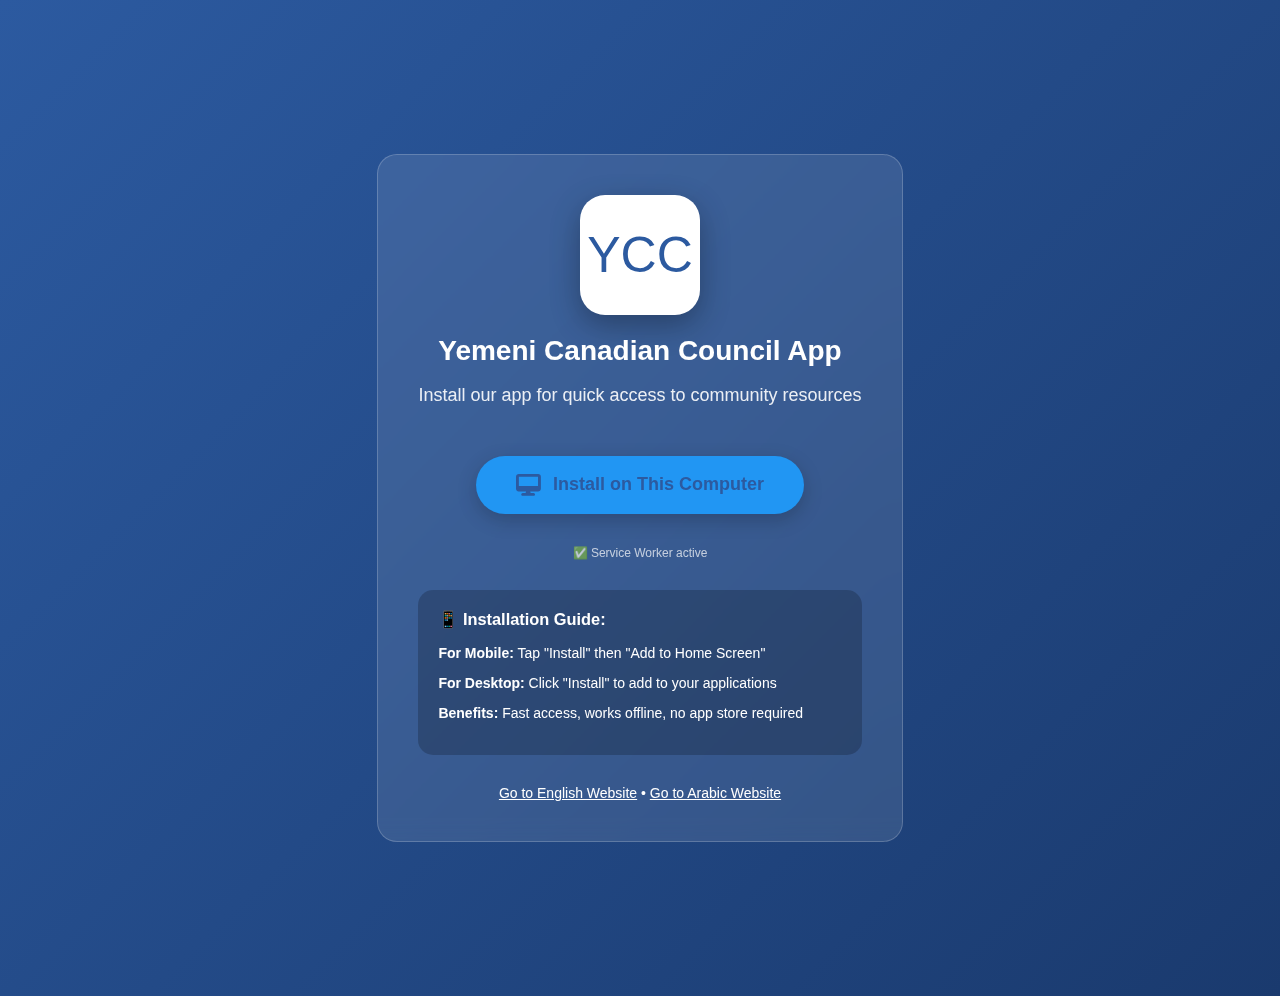
<file: install-app.html>
<!DOCTYPE html>
<html lang="en">
<head>
    <meta charset="UTF-8">
    <meta name="viewport" content="width=device-width, initial-scale=1.0">
    <meta name="theme-color" content="#2c5aa0">
    
    <!-- PWA Meta Tags -->
    <meta name="mobile-web-app-capable" content="yes">
    <meta name="apple-mobile-web-app-capable" content="yes">
    <meta name="apple-mobile-web-app-status-bar-style" content="black-translucent">
    <meta name="apple-mobile-web-app-title" content="YCC App">
    <meta name="application-name" content="YCC App">
    
    <!-- Manifest -->
    <link rel="manifest" href="manifest.json" crossorigin="use-credentials">
    
    <!-- Icons - ONE SET ONLY! -->
    <link rel="icon" href="icons/android/android-launchericon-192-192.png">
    <link rel="apple-touch-icon" href="icons/android/android-launchericon-192-192.png">
    <link rel="apple-touch-startup-image" href="icons/android/android-launchericon-512-512.png">
    
    <title>Install YCC App</title>
    
    <style>
        body {
            font-family: Arial, sans-serif;
            text-align: center;
            padding: 40px 20px;
            background: linear-gradient(135deg, #2c5aa0 0%, #1a3a6e 100%);
            color: white;
            min-height: 100vh;
            display: flex;
            flex-direction: column;
            justify-content: center;
            align-items: center;
        }
        
        .container {
            max-width: 500px;
            background: rgba(255, 255, 255, 0.1);
            padding: 40px;
            border-radius: 20px;
            backdrop-filter: blur(10px);
            border: 1px solid rgba(255, 255, 255, 0.2);
        }
        
        .app-icon {
            width: 120px;
            height: 120px;
            background: white;
            border-radius: 25px;
            margin: 0 auto 20px;
            display: flex;
            align-items: center;
            justify-content: center;
            font-size: 50px;
            color: #2c5aa0;
            box-shadow: 0 10px 30px rgba(0,0,0,0.3);
        }
        
        h1 {
            font-size: 28px;
            margin-bottom: 10px;
        }
        
        .subtitle {
            font-size: 18px;
            opacity: 0.9;
            margin-bottom: 30px;
        }
        
        #installBtn {
            background: white;
            color: #2c5aa0;
            border: none;
            padding: 18px 40px;
            font-size: 18px;
            border-radius: 30px;
            cursor: pointer;
            display: inline-flex;
            align-items: center;
            gap: 12px;
            font-weight: bold;
            margin: 20px 0;
            transition: all 0.3s ease;
            box-shadow: 0 6px 20px rgba(0,0,0,0.2);
        }
        
        #installBtn:hover {
            transform: translateY(-3px);
            box-shadow: 0 10px 25px rgba(0,0,0,0.3);
        }
        
        #installBtn i {
            font-size: 22px;
        }
        
        .instructions {
            margin-top: 30px;
            padding: 20px;
            background: rgba(0,0,0,0.2);
            border-radius: 15px;
            text-align: left;
            font-size: 14px;
        }
        
        .instructions h3 {
            margin-top: 0;
        }
        
        .back-link {
            margin-top: 30px;
            font-size: 14px;
        }
        
        .back-link a {
            color: white;
            text-decoration: underline;
        }
    </style>
    
    <link rel="stylesheet" href="https://cdnjs.cloudflare.com/ajax/libs/font-awesome/6.4.0/css/all.min.css">
</head>
<body>
    <div class="container">
        <div class="app-icon">
            YCC
        </div>
        
        <h1>Yemeni Canadian Council App</h1>
        <p class="subtitle">Install our app for quick access to community resources</p>
        
        <button id="installBtn">
            <i class="fas fa-download"></i>
            Install YCC App Now
        </button>
        
        <div id="status"></div>
        
        <div class="instructions">
            <h3>📱 Installation Guide:</h3>
            <p><strong>For Mobile:</strong> Tap "Install" then "Add to Home Screen"</p>
            <p><strong>For Desktop:</strong> Click "Install" to add to your applications</p>
            <p><strong>Benefits:</strong> Fast access, works offline, no app store required</p>
        </div>
        
        <div class="back-link">
            <a href="English/index.html">Go to English Website</a> • 
            <a href="Arabic/index.html">Go to Arabic Website</a>
        </div>
    </div>
    
    <script>
    let deferredPrompt;
    const installBtn = document.getElementById('installBtn');
    const statusDiv = document.getElementById('status');
    
    // ALWAYS show install button after 2 seconds
    setTimeout(() => {
        if (!deferredPrompt) {
            console.log('No install prompt received, showing button anyway');
            installBtn.style.display = 'inline-flex';
            installBtn.innerHTML = '<i class="fas fa-external-link-alt"></i> Try Manual Installation';
            installBtn.style.background = '#ff9800';
            
            installBtn.onclick = () => {
                // Try multiple installation methods
                tryManualInstall();
            };
        }
    }, 2000);
    
    // Show install prompt when available
    window.addEventListener('beforeinstallprompt', (e) => {
        console.log('✅ Install prompt received');
        e.preventDefault();
        deferredPrompt = e;
        
        // Show install button
        installBtn.style.display = 'inline-flex';
        installBtn.innerHTML = '<i class="fas fa-download"></i> Install YCC App Now';
        installBtn.style.background = 'white';
        statusDiv.innerHTML = '<p style="color:#4CAF50">✅ Ready to install!</p>';
        
        // Update button click handler
        installBtn.onclick = async () => {
            if (!deferredPrompt) return;
            
            deferredPrompt.prompt();
            const { outcome } = await deferredPrompt.userChoice;
            
            if (outcome === 'accepted') {
                showSuccess();
            } else {
                statusDiv.innerHTML = '<p style="color:#ff9800">Installation cancelled.</p>';
            }
            
            deferredPrompt = null;
        };
    });
    
    // Manual installation function
    function tryManualInstall() {
        statusDiv.innerHTML = `
            <div style="background:rgba(0,0,0,0.3);padding:15px;border-radius:10px;margin:15px 0;">
                <h4 style="margin-top:0;">📱 How to Install Manually:</h4>
                <ol style="text-align:left;">
                    <li><strong>For Chrome/Edge Desktop:</strong>
                        <ul>
                            <li>Click the <strong>install icon (📱)</strong> in address bar</li>
                            <li>Or click <strong>⋮ menu → "Install Yemeni Canadian Council"</strong></li>
                        </ul>
                    </li>
                    <li><strong>For Mobile:</strong>
                        <ul>
                            <li>Tap <strong>Share button (📤)</strong> → "Add to Home Screen"</li>
                            <li>Or tap <strong>⋮ menu → "Install App"</strong></li>
                        </ul>
                    </li>
                    <li><strong>Alternative:</strong> Visit <a href="English/index.html" style="color:#90caf9;">English website</a> and try installing from there</li>
                </ol>
                <button onclick="window.testInstall()" style="background:#4CAF50;color:white;border:none;padding:8px 15px;border-radius:5px;margin:5px;">
                    Test PWA Features
                </button>
            </div>
        `;
    }
    
    // Test function - make it global
    window.testInstall = function() {
        statusDiv.innerHTML += `
            <div style="background:rgba(255,255,255,0.1);padding:10px;border-radius:5px;margin:10px 0;font-size:12px;">
                <strong>PWA Test Results:</strong><br>
                HTTPS/localhost: ${location.protocol === 'https:' || location.hostname === 'localhost' ? '✅' : '❌'}<br>
                Service Worker: ${'serviceWorker' in navigator ? '✅' : '❌'}<br>
                Manifest: ${document.querySelector('link[rel="manifest"]') ? '✅' : '❌'}<br>
                Display Mode: ${window.matchMedia('(display-mode: standalone)').matches ? '✅ Already installed!' : '❌ Not installed'}
            </div>
        `;
    }
    
    // Success function
    function showSuccess() {
        statusDiv.innerHTML = `
            <div style="background:#4CAF50;color:white;padding:20px;border-radius:10px;margin:20px 0;">
                <h3 style="margin-top:0;">✅ App Installed Successfully!</h3>
                <p>Opening Yemeni Canadian Council app...</p>
            </div>
        `;
        installBtn.innerHTML = '<i class="fas fa-check"></i> Installed!';
        installBtn.style.background = '#4CAF50';
        installBtn.style.color = 'white';
        installBtn.disabled = true;
        
        setTimeout(() => {
            window.location.href = 'English/index.html';
        }, 2000);
    }
    
    // Check if already installed
    if (window.matchMedia('(display-mode: standalone)').matches) {
        statusDiv.innerHTML = `
            <div style="background:#4CAF50;color:white;padding:20px;border-radius:10px;margin:20px 0;">
                <h3 style="margin-top:0;">✅ App Already Installed!</h3>
                <p>Opening YCC app now...</p>
            </div>
        `;
        installBtn.style.display = 'none';
        
        setTimeout(() => {
            window.location.href = 'English/index.html';
        }, 1500);
    }
    
    // Register Service Worker
    if ('serviceWorker' in navigator) {
        window.addEventListener('load', () => {
            navigator.serviceWorker.register('service-worker.js')
                .then(reg => {
                    console.log('Service Worker registered:', reg.scope);
                    statusDiv.innerHTML += `<p style="font-size:12px;opacity:0.7;">✅ Service Worker active</p>`;
                })
                .catch(err => {
                    console.log('Service Worker error:', err);
                    statusDiv.innerHTML += `<p style="font-size:12px;color:#ff9800;">❌ Service Worker failed: ${err.message}</p>`;
                });
        });
    }



    // Add this to test local installation
function testLocalInstall() {
    console.log('🔧 Testing Local Installation');
    console.log('URL:', window.location.href);
    console.log('Protocol:', window.location.protocol);
    console.log('Hostname:', window.location.hostname);
    
    // Force show install button for local testing
    installBtn.style.display = 'inline-flex';
    
    // Create a fake install prompt for testing
    if (window.location.hostname === 'localhost' || 
        window.location.hostname === '127.0.0.1') {
        console.log('🔄 Running on localhost - showing manual install');
        
        installBtn.innerHTML = '<i class="fas fa-desktop"></i> Install on This Computer';
        installBtn.style.background = '#2196F3';
        
        installBtn.onclick = () => {
            statusDiv.innerHTML = `
                <div style="background:#2196F3;color:white;padding:15px;border-radius:10px;margin:15px 0;">
                    <h4 style="margin-top:0;">💻 Install on Your Computer:</h4>
                    <ol style="text-align:left;">
                        <li><strong>Chrome:</strong> Click ⋮ menu → "Install Yemeni Canadian Council"</li>
                        <li><strong>Edge:</strong> Click ⋮ menu → "Apps" → "Install this site as an app"</li>
                        <li><strong>Create shortcut:</strong> Drag the tab to your desktop</li>
                    </ol>
                </div>
            `;
        };
    }
}

// Call it on page load
window.addEventListener('load', testLocalInstall);
</script>

</body>
</html>
</file>
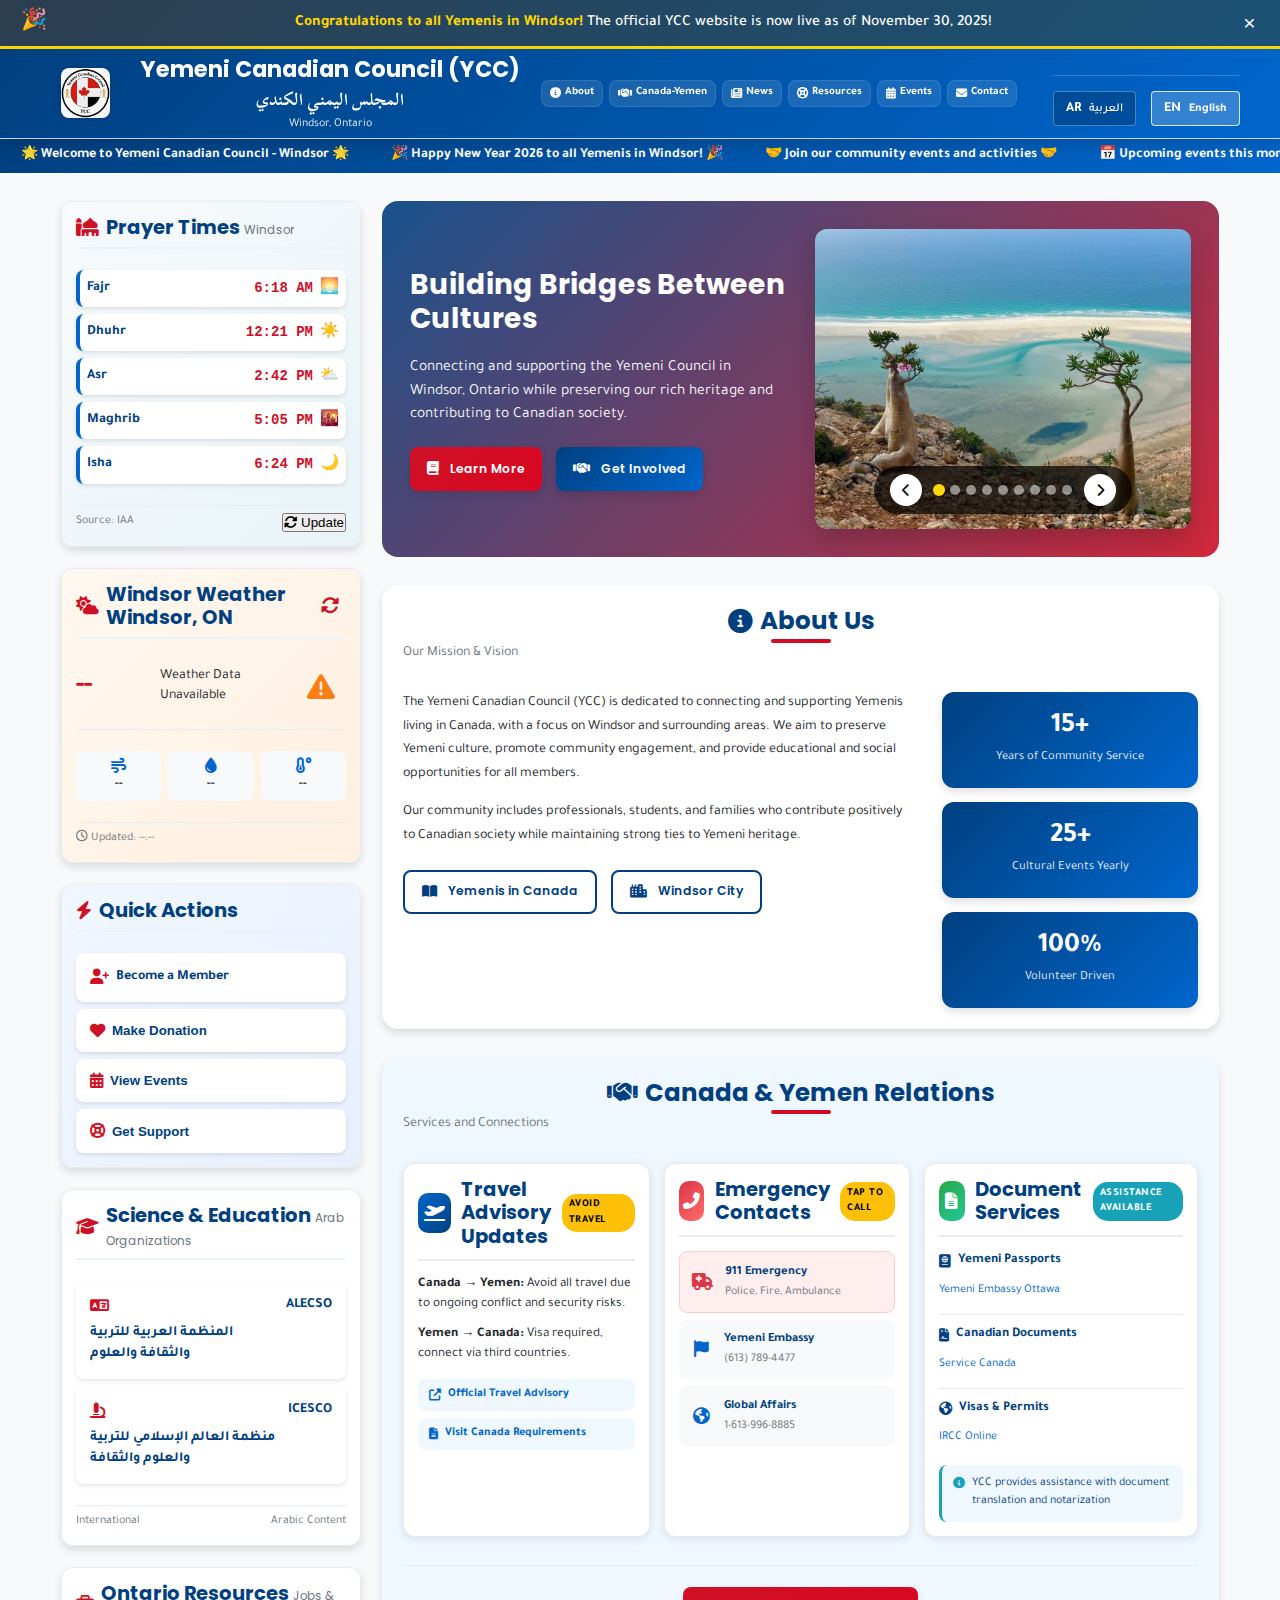
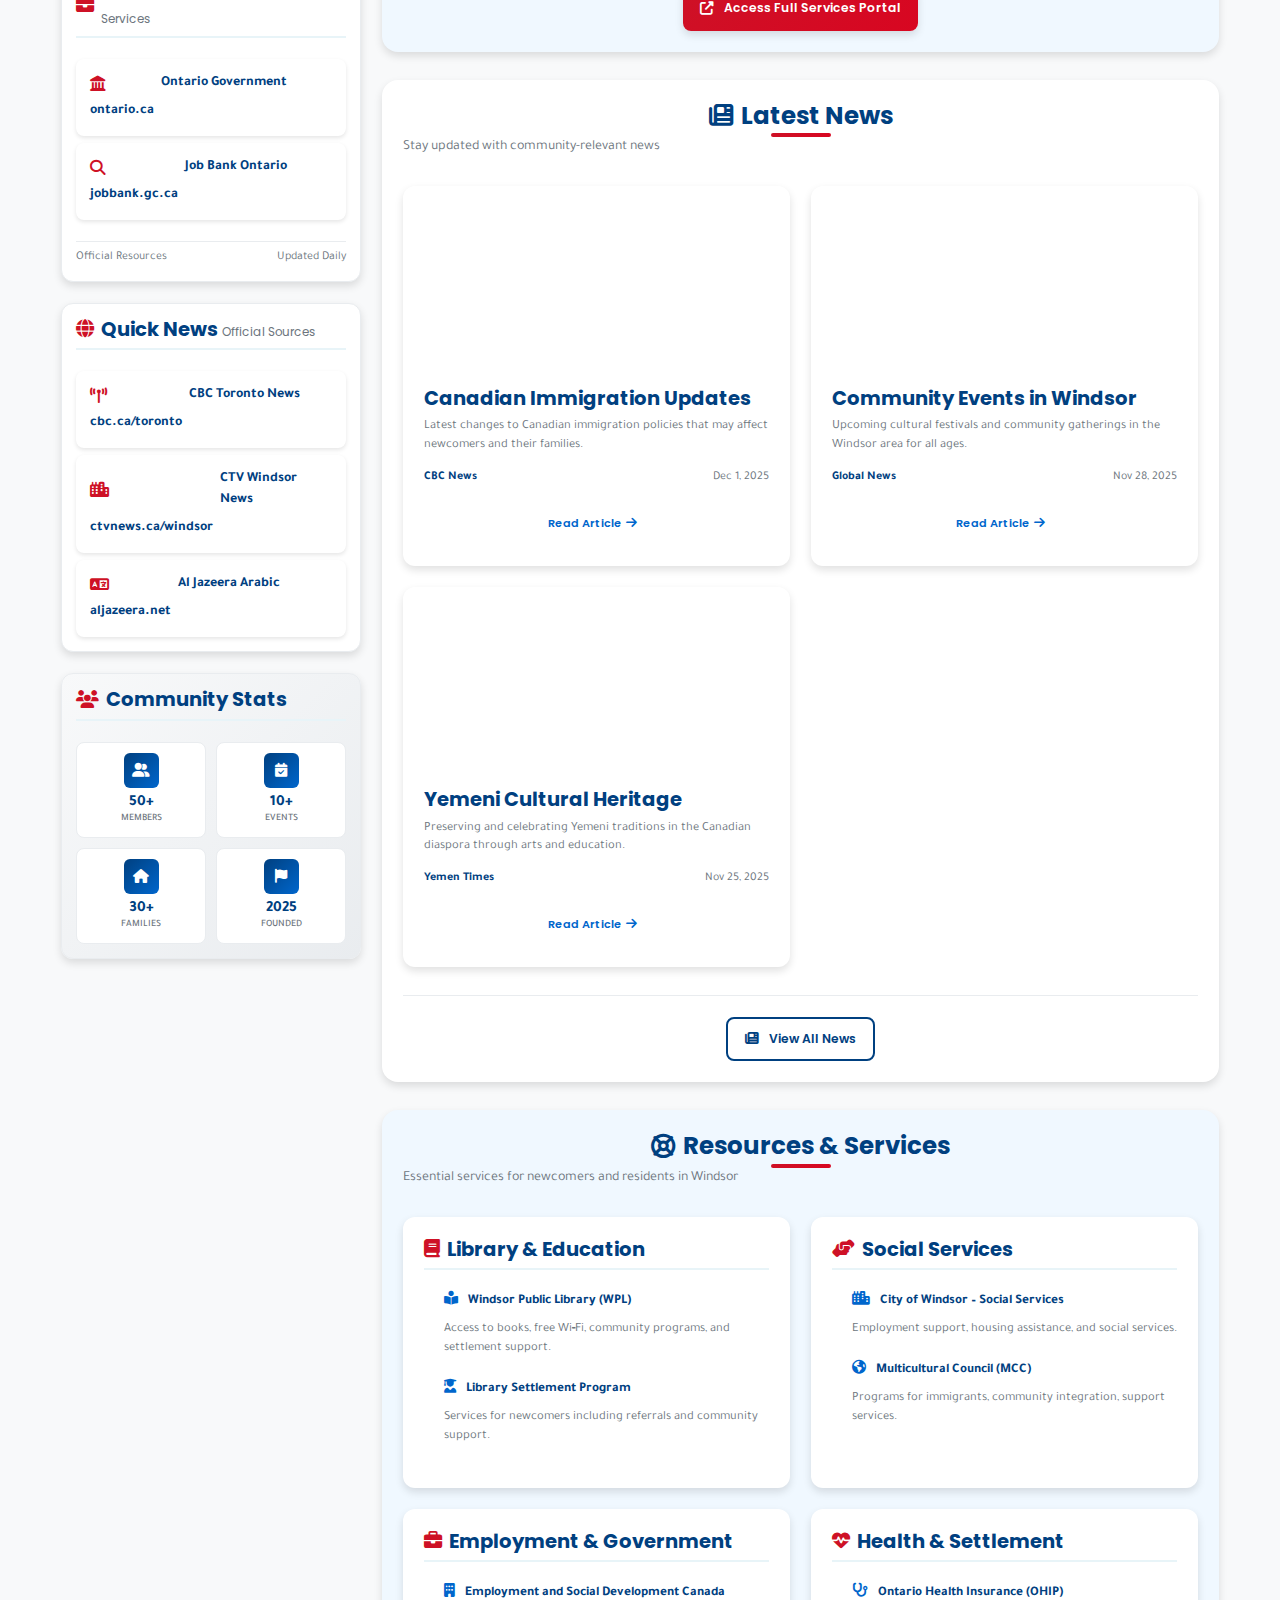
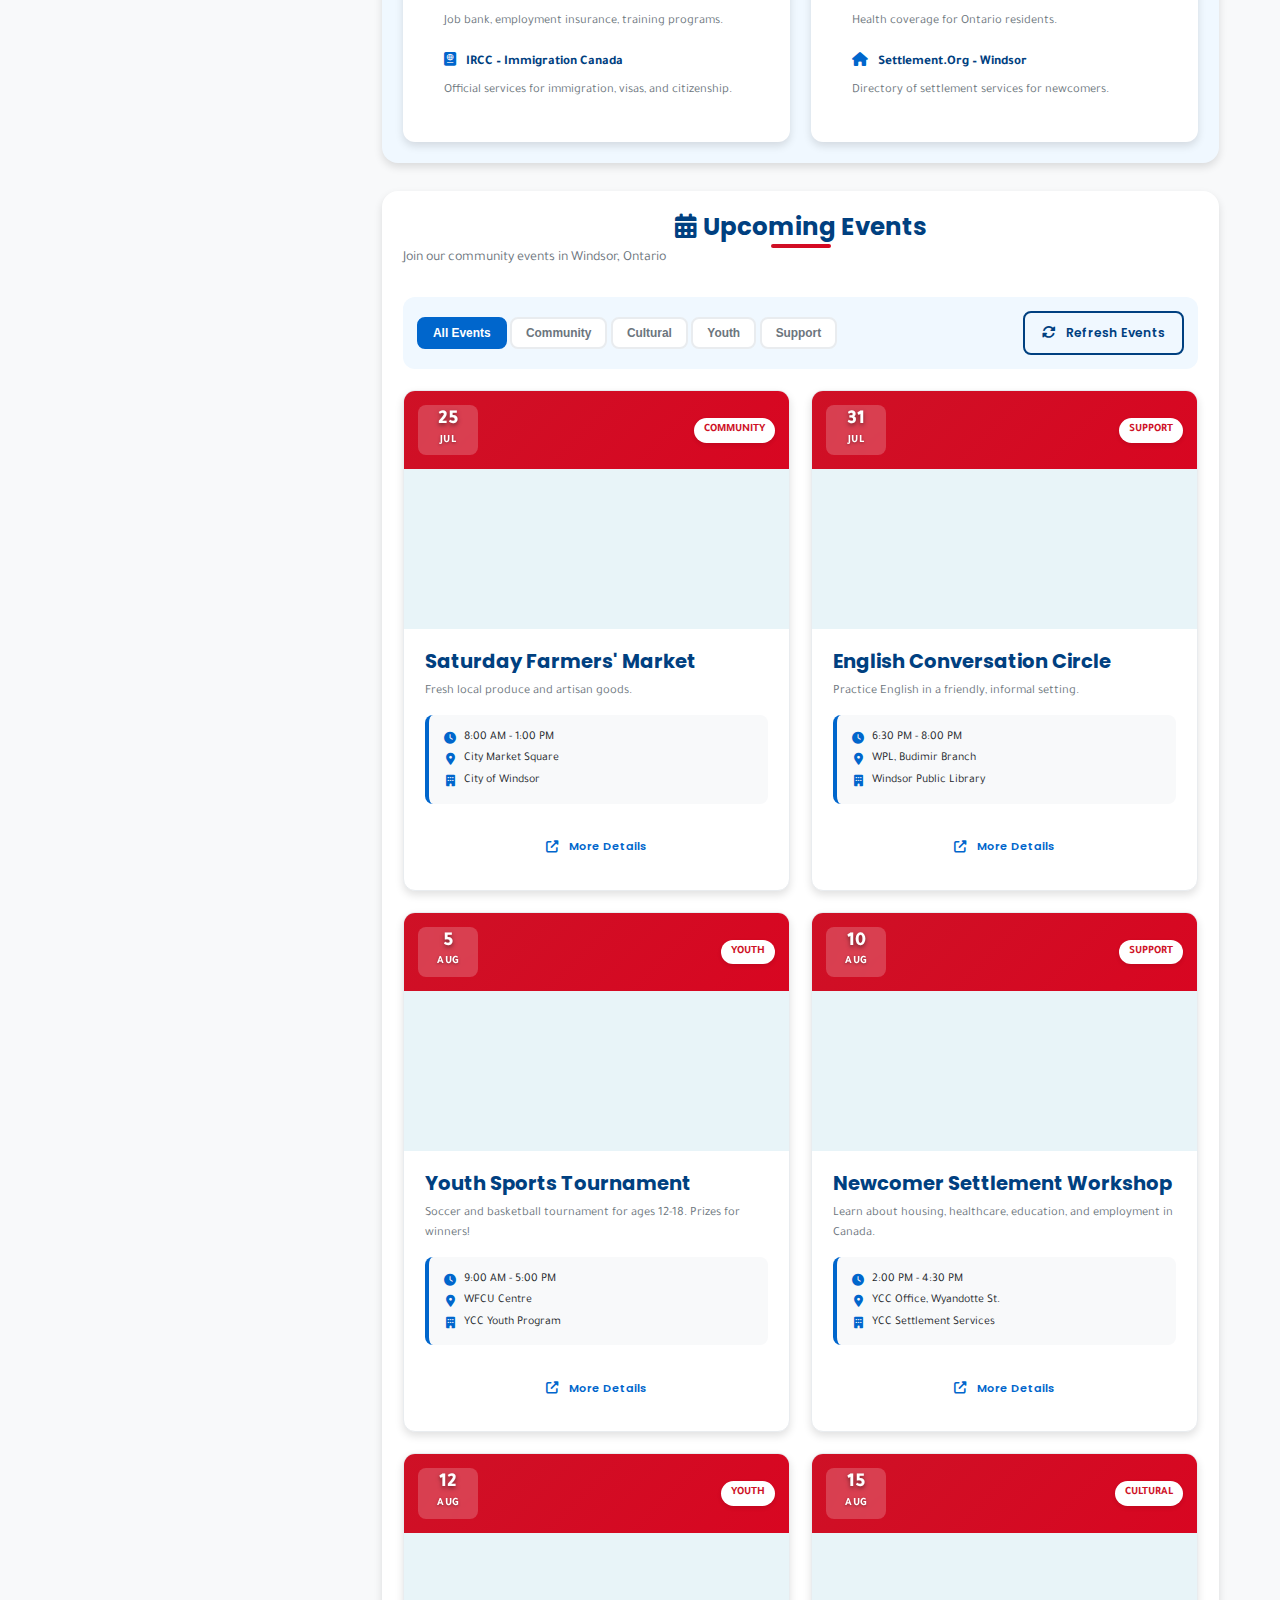
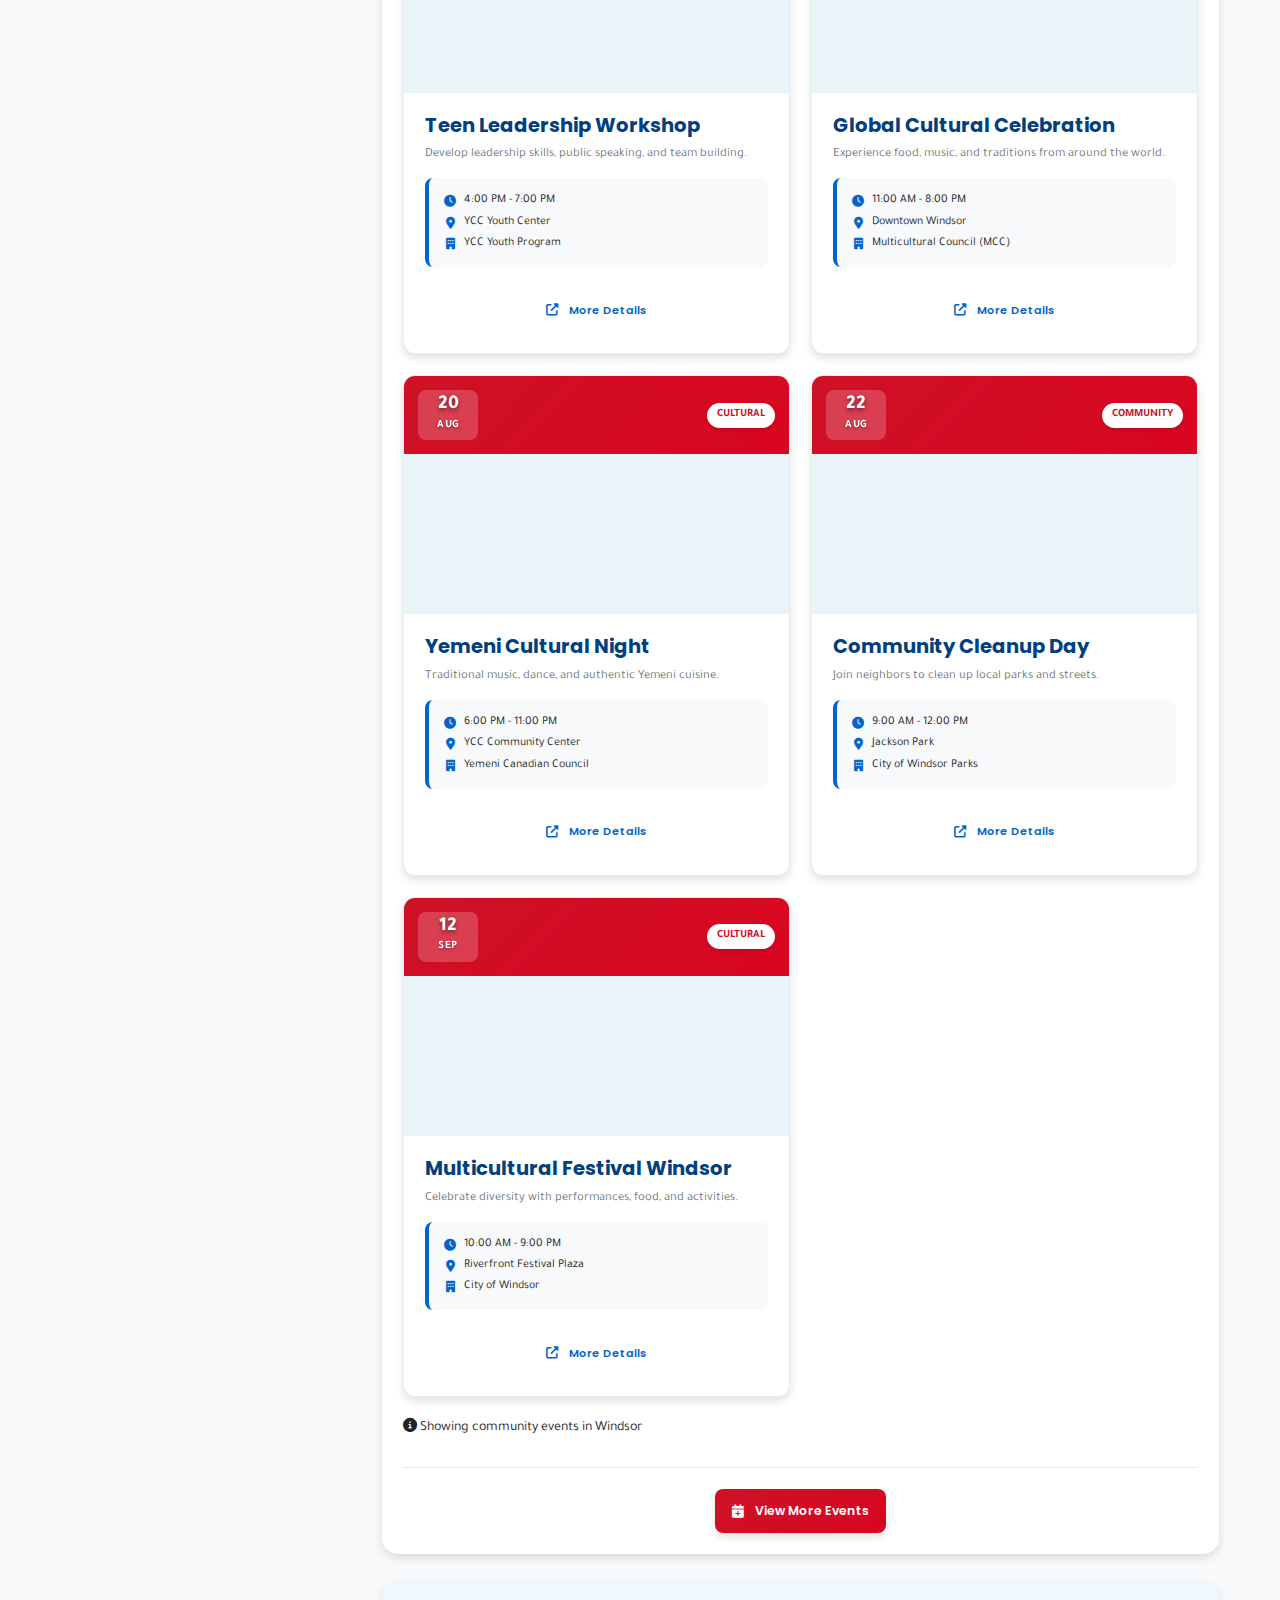
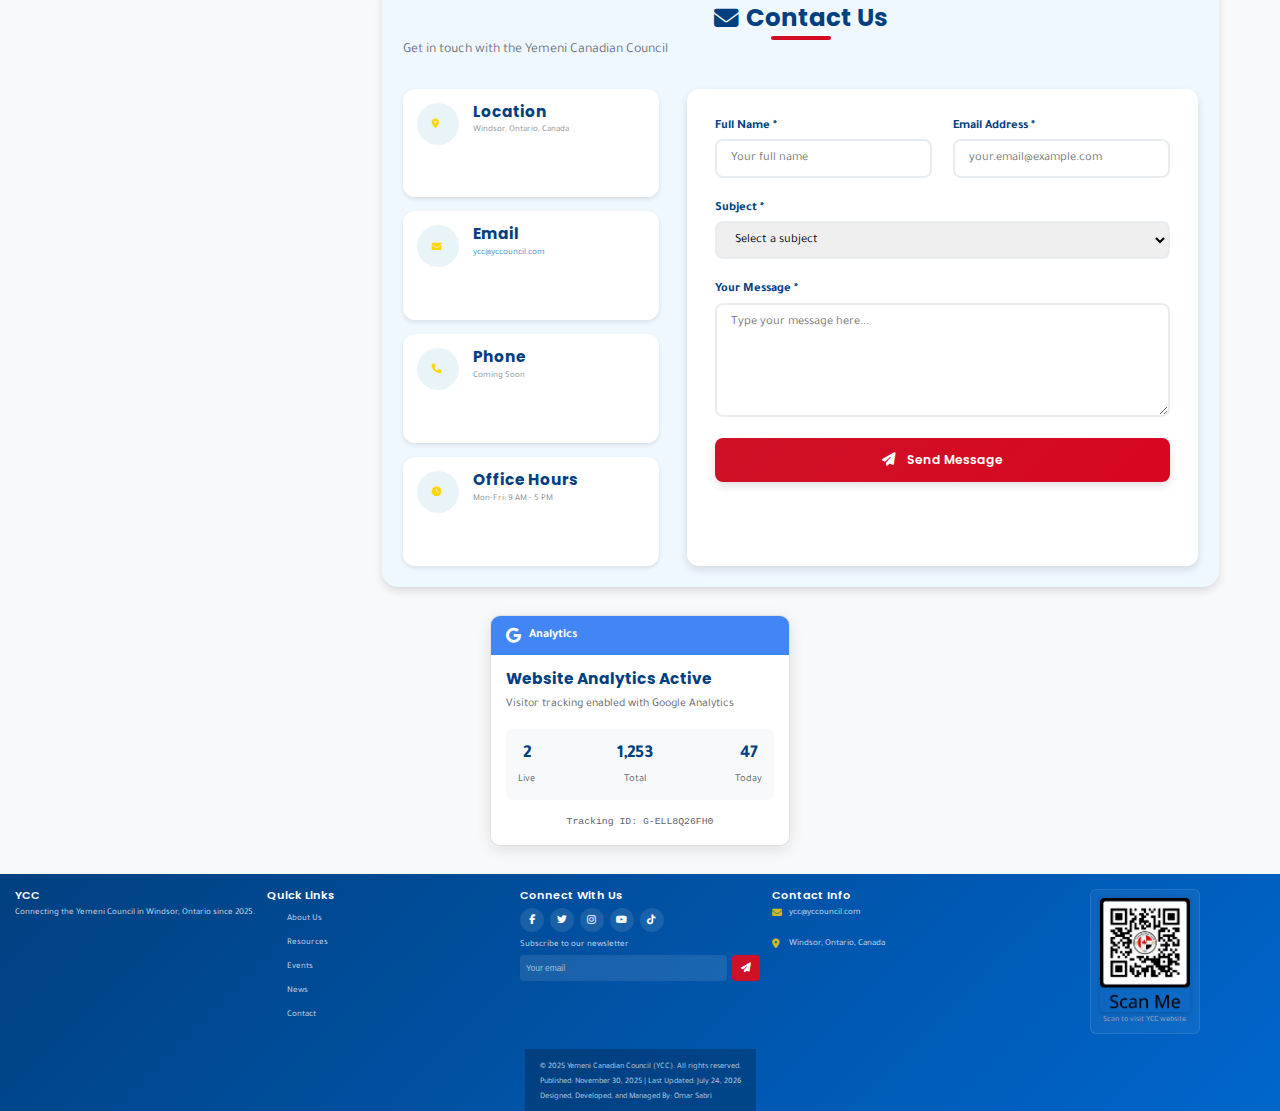
<file: English/backupindex.html>
<!DOCTYPE html>
<html lang="en">
<head>
    <meta charset="UTF-8">
    <meta name="viewport" content="width=device-width, initial-scale=1.0">
    
    <!-- Favicon - Browser tab logo -->
    <link rel="icon" type="image/png" href="logo2.png">
    <link rel="shortcut icon" href="logo2.png">
    <link rel="apple-touch-icon" href="logo2.png">
    
    <title>Yemeni Canadian Council (YCC) - Windsor</title>

    <!-- Google Analytics - REAL Visitor Tracking -->
    <script async src="https://www.googletagmanager.com/gtag/js?id=G-ELL8Q26FH0"></script>
    <script>
        window.dataLayer = window.dataLayer || [];
        function gtag(){dataLayer.push(arguments);}
        gtag('js', new Date());
        gtag('config', 'G-ELL8Q26FH0');
    </script>

    <link rel="stylesheet" href="style.css">
    <link rel="stylesheet" href="https://cdnjs.cloudflare.com/ajax/libs/font-awesome/6.4.0/css/all.min.css">
    <link href="https://fonts.googleapis.com/css2?family=Scheherazade+New:wght@400;700&family=Tajawal:wght@300;400;500;700&display=swap" rel="stylesheet">
    <link href="https://fonts.googleapis.com/css2?family=Poppins:wght@300;400;500;600;700&display=swap" rel="stylesheet">
</head>


<style>
 /* LANGUAGE ROW - Match Arabic exactly */
.language-row {
    margin-top: 15px !important;
    padding-top: 15px !important;
    border-top: 1px solid rgba(255, 255, 255, 0.2) !important;
    width: 100% !important;
    text-align: center !important;
    box-sizing: border-box !important;
}

.language-container {
    display: inline-flex !important;
    gap: 15px !important;
    justify-content: center !important;
    align-items: center !important;
    box-sizing: border-box !important;
}

/* EXACT Arabic button copy */
.lang-switch-btn {
    padding: 6px 12px !important;
    border: 1px solid rgba(255, 255, 255, 0.3) !important;
    background: rgba(0, 0, 0, 0.2) !important;
    color: white !important;
    border-radius: 4px !important;
    font-size: 14px !important;
    font-weight: 500 !important;
    cursor: pointer !important;
    transition: all 0.3s ease !important;
    display: inline-flex !important;
    align-items: center !important;
    justify-content: center !important;
    gap: 5px !important;
    min-width: 60px !important;
    min-height: 35px !important;
    box-sizing: border-box !important;
    font-family: 'Tajawal', sans-serif !important;
    line-height: 1 !important;
    text-decoration: none !important;
}

.lang-switch-btn:hover {
    background: rgba(0, 0, 0, 0.4) !important;
    border-color: rgba(255, 255, 255, 0.6) !important;
    transform: translateY(-1px) !important;
}

.lang-switch-btn.active {
    background: rgba(255, 255, 255, 0.2) !important;
    border-color: rgba(255, 255, 255, 0.8) !important;
    font-weight: 600 !important;
}

.lang-icon {
    font-weight: bold !important;
    font-size: 14px !important;
}

/* Mobile */
@media (max-width: 768px) {
    .language-container {
        gap: 10px !important;
    }
    
    .lang-switch-btn {
        padding: 5px 10px !important;
        font-size: 13px !important;
    }
}





        .lang-switch-btn {
            padding: 6px 12px;
            border: 1px solid rgba(255, 255, 255, 0.3);
            background: rgba(0, 0, 0, 0.2);
            color: white;
            border-radius: 4px;
            font-size: 14px;
            font-weight: 500;
            cursor: pointer;
            transition: all 0.3s ease;
            text-decoration: none;
            display: flex;
            align-items: center;
            gap: 5px;
        }
        
        .lang-switch-btn:hover {
            background: rgba(0, 0, 0, 0.4);
            border-color: rgba(255, 255, 255, 0.6);
            transform: translateY(-1px);
        }
        
        .lang-switch-btn.active {
            background: rgba(255, 255, 255, 0.2);
            border-color: rgba(255, 255, 255, 0.8);
            font-weight: 600;
        }
        
        .lang-switch-btn i {
            font-size: 12px;
        }
        
        /* Mobile responsive adjustments */
        @media (max-width: 768px) {
            .language-switcher-header {
                position: static;
                transform: none;
                margin-left: auto;
                margin-right: 10px;
                order: 2;
            }
            
            .lang-switch-btn {
                padding: 5px 10px;
                font-size: 13px;
            }
        }
        
        @media (max-width: 576px) {
            .language-switcher-header {
                position: absolute;
                top: 10px;
                right: 10px;
                transform: none;
            }
            
            .lang-switch-btn {
                padding: 4px 8px;
                font-size: 12px;
            }
        }
        




    /* Reset header and nav to LTR */
    .main-header,
    .header-container,
    .logo-section,
    .header-titles,
    .main-nav,
    .header-actions,
    .menu-toggle,
    .rotator-controls .rotator-btn {
        direction: ltr !important;
    }
    
    /* ADD THIS - Make sure language switcher is visible */
    .language-switcher-header {
        direction: ltr !important;
        position: absolute !important;
        right: 20px !important;
        top: 50% !important;
        transform: translateY(-50%) !important;
        display: flex !important;
        gap: 8px !important;
        z-index: 1000 !important;
    }
    
    /* Rest of your CSS... */





/* Match Arabic logo size exactly */
    .header-logo {
        display: block !important;
        width: auto !important;
        height: 50px !important;
        margin-right: 15px !important;
    }
    
    .logo-section img.header-logo {
        height: 50px !important;
        width: auto !important;
        max-width: 150px !important;
        object-fit: contain !important;
        display: block !important;
    }
        </style>






<body>
    <!-- YCC Announcement Banner -->
    <div class="ycc-announcement">
        <div class="announcement-content">
            <span class="announcement-icon">🎉</span>
            <span class="announcement-text">
                <strong>Congratulations to all Yemenis in Windsor!</strong> The official YCC website is now live as of November 30, 2025!
            </span>
            <button class="close-announcement" onclick="closeAnnouncement()">×</button>
        </div>
    </div>



<!-- Header -->
<header class="main-header">
    <div class="header-container">
        <div class="logo-section">
            <img src="logo2.png" alt="YCC Logo" class="header-logo">
            <div class="header-titles">
                <h1>Yemeni Canadian Council <span>(YCC)</span></h1>
                <p class="arabic-title">المجلس اليمني الكندي</p>
                <p class="header-subtitle">Windsor, Ontario</p>
            </div>
        </div>

        <!-- Menu Row -->
        <div class="header-row">
            <nav class="main-nav">
                <a href="#about"><i class="fas fa-info-circle"></i> About</a>
                <a href="#canada-yemen"><i class="fas fa-handshake"></i> Canada-Yemen</a>
                <a href="#news"><i class="fas fa-newspaper"></i> News</a>
                <a href="#resources"><i class="fas fa-life-ring"></i> Resources</a>
                <a href="#events"><i class="fas fa-calendar-alt"></i> Events</a>
                <a href="#contact"><i class="fas fa-envelope"></i> Contact</a>
            </nav>
            
            <div class="header-actions">
                <button class="menu-toggle" id="menuToggle">
                    <i class="fas fa-bars"></i>
                </button>
            </div>
        </div>

        <!-- Language Row - SIMPLE VERSION LIKE ARABIC 
        <div class="language-row">
    <div class="language-container">
        <button class="lang-switch-btn active" 
                data-lang="en"
                onclick="window.location.href='index.html'; localStorage.setItem('preferredLang', 'en');">
            <span class="lang-icon">EN</span>
        </button>
        <button class="lang-switch-btn" 
                data-lang="ar"
                onclick="window.location.href='../Arabic/index.html'; localStorage.setItem('preferredLang', 'ar');">
            <span class="lang-icon">AR</span>
        </button>
    </div>
</div>

-->





<!-- Language Switcher - UNIFIED VERSION -->
<!-- Language Switcher - QUICK FIX -->
<div class="language-row">
    <div class="language-container">
        <!-- Arabic Button - Direct link -->
        <a href="../Arabic/index.html" class="lang-switch-btn" data-lang="ar">
            <span class="lang-icon">AR</span>
            <span class="lang-text">العربية</span>
        </a>
        
        <!-- English Button - Direct link to root -->
        <a href="../index.html" class="lang-switch-btn active" data-lang="en">
            <span class="lang-icon">EN</span>
            <span class="lang-text">English</span>
        </a>
    </div>
</div>



</header>



<!-- Your existing content continues below... -->


    <!-- Welcome Marquee -->
    <div class="welcome-bar">
        <div class="marquee-container">
            <div class="marquee-content">
                <span class="marquee-item">🌟 Welcome to Yemeni Canadian Council - Windsor 🌟</span>
                <span class="marquee-item">🎉 Happy New Year 2026 to all Yemenis in Windsor! 🎉</span>
                <span class="marquee-item">🤝 Join our community events and activities 🤝</span>
                <span class="marquee-item">📅 Upcoming events this month - Check our Events section 📅</span>
            </div>
        </div>
    </div>

    <!-- Main Grid Layout -->
    <main class="main-grid-container">
        <!-- Sidebar Grid -->
        <aside class="sidebar-grid">
            <!-- Prayer Times Card -->
            <div class="grid-card prayer-card">
                <div class="card-header">
                    <i class="fas fa-mosque"></i>
                    <h3>Prayer Times <span class="card-subtitle">Windsor</span></h3>
                </div>
                <div class="prayer-grid">
                    <div class="prayer-item">
                        <span class="prayer-name">Fajr</span>
                        <span class="prayer-time" id="sidebar-fajr">6:18 AM</span>
                        <span class="prayer-icon">🌅</span>
                    </div>
                    <div class="prayer-item">
                        <span class="prayer-name">Dhuhr</span>
                        <span class="prayer-time" id="sidebar-dhuhr">12:21 PM</span>
                        <span class="prayer-icon">☀️</span>
                    </div>
                    <div class="prayer-item">
                        <span class="prayer-name">Asr</span>
                        <span class="prayer-time" id="sidebar-asr">2:42 PM</span>
                        <span class="prayer-icon">⛅</span>
                    </div>
                    <div class="prayer-item">
                        <span class="prayer-name">Maghrib</span>
                        <span class="prayer-time" id="sidebar-maghrib">5:05 PM</span>
                        <span class="prayer-icon">🌇</span>
                    </div>
                    <div class="prayer-item">
                        <span class="prayer-name">Isha</span>
                        <span class="prayer-time" id="sidebar-isha">6:24 PM</span>
                        <span class="prayer-icon">🌙</span>
                    </div>
                </div>
                <div class="card-footer">
                    <span class="source-text">Source: IAA</span>
                    <button class="card-action-btn" onclick="updatePrayerTimes()">
                        <i class="fas fa-sync-alt"></i> Update
                    </button>
                </div>
            </div>

            <!-- Windsor Weather Card -->
            <div class="grid-card weather-card" id="windsor-weather-card">
                <div class="card-header">
                    <i class="fas fa-cloud-sun"></i>
                    <h3>Windsor Weather <span class="weather-location">Windsor, ON</span></h3>
                    <button class="weather-refresh-btn" onclick="refreshWindsorWeather()" title="Refresh weather">
                        <i class="fas fa-sync-alt"></i>
                    </button>
                </div>
                
                <!-- Current Weather Display -->
                <div class="weather-main">
                    <div class="weather-temp loading" id="weather-temp">--°C</div>
                    <div class="weather-desc loading" id="weather-desc">Loading Windsor weather...</div>
                    <div class="weather-icon" id="weather-icon">
                        <i class="fas fa-spinner fa-spin"></i>
                    </div>
                </div>
                
                <!-- Weather Details -->
                <div class="weather-details">
                    <div class="weather-item" title="Wind speed and direction">
                        <i class="fas fa-wind"></i>
                        <span class="loading" id="weather-wind">-- km/h</span>
                    </div>
                    <div class="weather-item" title="Humidity level">
                        <i class="fas fa-tint"></i>
                        <span class="loading" id="weather-humidity">--%</span>
                    </div>
                    <div class="weather-item" title="Feels like temperature">
                        <i class="fas fa-temperature-low"></i>
                        <span class="loading" id="weather-feels-like">Feels like --°C</span>
                    </div>
                </div>
                
                <!-- Last Updated & Next Update -->
                <div class="card-footer">
                    <div class="datetime-info">
                        <i class="far fa-clock"></i>
                        <span id="weather-updated">Updated: --:--</span>
                    </div>
                </div>
            </div>

            <!-- Quick Actions Card -->
            <div class="grid-card actions-card">
                <div class="card-header">
                    <i class="fas fa-bolt"></i>
                    <h3>Quick Actions</h3>
                </div>
                <div class="actions-grid">
                    <a href="https://forms.gle/GGt8YYamCJ5oncuRA" target="_blank" class="action-btn membership">
                        <i class="fas fa-user-plus"></i>
                        <span>Become a Member</span>
                    </a>
                    <button class="action-btn donate" onclick="showDonationModal()">
                        <i class="fas fa-heart"></i>
                        <span>Make Donation</span>
                    </button>
                    <button class="action-btn events" onclick="scrollToSection('events')">
                        <i class="fas fa-calendar-alt"></i>
                        <span>View Events</span>
                    </button>
                    <button class="action-btn resources" onclick="scrollToSection('resources')">
                        <i class="fas fa-life-ring"></i>
                        <span>Get Support</span>
                    </button>
                </div>
            </div>

           
                    

        <!-- Science & Education Card -->
        <div class="grid-card education-card">
            <div class="card-header">
                <i class="fas fa-graduation-cap"></i>
                <h3>Science & Education <span class="card-subtitle">Arab Organizations</span></h3>
            </div>
            <div class="actions-grid">
                <a href="https://alecso.org/nsite/ar/" target="_blank" class="action-btn alecso">
                    <i class="fas fa-language"></i>
                    <span>ALECSO</span>
                    <span class="arabic-sub">المنظمة العربية للتربية والثقافة والعلوم</span>
                </a>
                <a href="https://icesco.org/ar/" target="_blank" class="action-btn icesco">
                    <i class="fas fa-microscope"></i>
                    <span>ICESCO</span>
                    <span class="arabic-sub">منظمة العالم الإسلامي للتربية والعلوم والثقافة</span>
                </a>
            </div>
            <div class="card-footer">
                <span class="source-text">International</span>
                <span class="update-text">Arabic Content</span>
            </div>
        </div>







        <!-- Ontario Resources Card -->
        <div class="grid-card resources-card">
            <div class="card-header">
                <i class="fas fa-briefcase"></i>
                <h3>Ontario Resources <span class="card-subtitle">Jobs & Services</span></h3>
            </div>
            <div class="actions-grid">
                <a href="https://www.ontario.ca/page/government-ontario" target="_blank" class="action-btn ontario-gov">
                    <i class="fas fa-landmark"></i>
                    <span>Ontario Government</span>
                    <span class="link-url">ontario.ca</span>
                </a>
                <a href="https://www.jobbank.gc.ca/browsejobs/province/ON" target="_blank" class="action-btn job-search">
                    <i class="fas fa-search"></i>
                    <span>Job Bank Ontario</span>
                    <span class="link-url">jobbank.gc.ca</span>
                </a>
            </div>
            <div class="card-footer">
                <span class="source-text">Official Resources</span>
                <span class="update-text">Updated Daily</span>
            </div>
        </div>


        <!-- News Portals Card -->
        <div class="grid-card news-portal-card">
            <div class="card-header">
                <i class="fas fa-globe"></i>
                <h3>Quick News <span class="card-subtitle">Official Sources</span></h3>
            </div>
           
            <div class="actions-grid">
                <!-- Ontario News -->
                <a href="https://www.cbc.ca/news/canada/toronto" target="_blank" class="action-btn cbc-news">
                    <i class="fas fa-broadcast-tower"></i>
                    <span>CBC Toronto News</span>
                    <span class="link-url">cbc.ca/toronto</span>
                </a>
                
                <!-- Windsor News -->
                <a href="https://windsor.ctvnews.ca/" target="_blank" class="action-btn windsor-news">
                    <i class="fas fa-city"></i>
                    <span>CTV Windsor News</span>
                    <span class="link-url">ctvnews.ca/windsor</span>
                </a>
                
                <!-- Arabic News -->
                <a href="https://www.aljazeera.net/" target="_blank" class="action-btn arabic-news">
                    <i class="fas fa-language"></i>
                    <span>Al Jazeera Arabic</span>
                    <span class="link-url">aljazeera.net</span>
                </a>
                                 
          </div>

        </div>


 <!-- Community Stats Card -->
            <div class="grid-card stats-card">
                <div class="card-header">
                    <i class="fas fa-users"></i>
                    <h3>Community Stats</h3>
                </div>
               
                <div class="stats-grid">
                    <div class="stat-item">
                        <div class="stat-icon">
                            <i class="fas fa-user-friends"></i>
                        </div>
                        <div class="stat-content">
                            <div class="stat-number">50+</div>
                            <div class="stat-label">Members</div>
                        </div>
                    </div>
                   
                    <div class="stat-item">
                        <div class="stat-icon">
                            <i class="fas fa-calendar-check"></i>
                        </div>
                        <div class="stat-content">
                            <div class="stat-number">10+</div>
                            <div class="stat-label">Events</div>
                        </div>
                    </div>
                    <div class="stat-item">
                        <div class="stat-icon">
                            <i class="fas fa-home"></i>
                        </div>
                        <div class="stat-content">
                            <div class="stat-number">30+</div>
                            <div class="stat-label">Families</div>
                        </div>
                    </div>
                    <div class="stat-item">
                        <div class="stat-icon">
                            <i class="fas fa-flag"></i>
                        </div>
                        <div class="stat-content">
                            <div class="stat-number">2025</div>
                            <div class="stat-label">Founded</div>
                        </div>
                    </div>
                </div>
            </div>

              

       </aside>



        
        <!-- Main Content Grid -->
        <section class="main-content-grid">
            <!-- Hero Section -->
            <section class="hero-section">
                <div class="hero-grid">
                    <div class="hero-content">
                        <h2 class="hero-title">Building Bridges Between Cultures</h2>
                        <p class="hero-description">Connecting and supporting the Yemeni Council in Windsor, Ontario while preserving our rich heritage and contributing to Canadian society.</p>
                        <div class="hero-buttons">
                            <a href="#about" class="btn btn-primary">
                                <i class="fas fa-book"></i> Learn More
                            </a>
                            <a href="#contact" class="btn btn-secondary">
                                <i class="fas fa-handshake"></i> Get Involved
                            </a>
                        </div>
                    </div>
                    <div class="hero-image-rotator">
                        <div class="rotator-container">
                            <div class="rotator-image active" style="background-image: url('daralhajar.jpg')"></div>
                            <div class="rotator-image" style="background-image: url('Yemen2.jpg')"></div>
                            <div class="rotator-image" style="background-image: url('Yemen3.jpg')"></div>
                            <div class="rotator-image" style="background-image: url('Yemen4.jpg')"></div>
                            <div class="rotator-image" style="background-image: url('Yemen5.jpg')"></div>
                            <div class="rotator-image" style="background-image: url('Yemen6.jpg')"></div>
                            <div class="rotator-image" style="background-image: url('Yemen7.jpg')"></div>
                            <div class="rotator-image" style="background-image: url('Yemen8.jpg')"></div>
                            <div class="rotator-image" style="background-image: url('Yemen9.jpg')"></div>
                        </div>
                        <div class="rotator-controls">
                            <button class="rotator-btn prev-btn"><i class="fas fa-chevron-left"></i></button>
                            <div class="rotator-dots">
                                <span class="dot active"></span>
                                <span class="dot"></span>
                                <span class="dot"></span>
                                <span class="dot"></span>
                                <span class="dot"></span>
                                <span class="dot"></span>
                                <span class="dot"></span>
                                <span class="dot"></span>
                                <span class="dot"></span>
                            </div>
                            <button class="rotator-btn next-btn"><i class="fas fa-chevron-right"></i></button>
                        </div>
                    </div>
                </div>
            </section>

            <!-- About Section -->
            <section id="about" class="content-section">
                <div class="section-header">
                    <h2><i class="fas fa-info-circle"></i> About Us</h2>
                    <p class="section-subtitle">Our Mission & Vision</p>
                </div>
                <div class="about-grid">
                    <div class="about-content">
                        <p>The Yemeni Canadian Council (YCC) is dedicated to connecting and supporting Yemenis living in Canada, with a focus on Windsor and surrounding areas. We aim to preserve Yemeni culture, promote community engagement, and provide educational and social opportunities for all members.</p>
                        <p>Our community includes professionals, students, and families who contribute positively to Canadian society while maintaining strong ties to Yemeni heritage.</p>
                        <div class="about-actions">
                            <a href="https://en.wikipedia.org/wiki/Yemeni_Canadians" target="_blank" class="btn btn-outline">
                                <i class="fas fa-book-open"></i> Yemenis in Canada
                            </a>
                            <a href="https://www.citywindsor.ca" target="_blank" class="btn btn-outline">
                                <i class="fas fa-city"></i> Windsor City
                            </a>
                        </div>
                    </div>
                    <div class="about-stats">
                        <div class="stat-highlight">
                            <div class="highlight-number">15+</div>
                            <div class="highlight-text">Years of Community Service</div>
                        </div>
                        <div class="stat-highlight">
                            <div class="highlight-number">25+</div>
                            <div class="highlight-text">Cultural Events Yearly</div>
                        </div>
                        <div class="stat-highlight">
                            <div class="highlight-number">100%</div>
                            <div class="highlight-text">Volunteer Driven</div>
                        </div>
                    </div>
                </div>
            </section>




          <!-- Canada-Yemen Section - MOBILE OPTIMIZED -->
<section id="canada-yemen" class="content-section bg-alt">
    <div class="section-header">
        <h2><i class="fas fa-handshake"></i> Canada & Yemen Relations</h2>
        <p class="section-subtitle">Services and Connections</p>
    </div>
    
    <div class="services-mobile-grid">
        <!-- Travel Advisory Card -->
        <div class="service-card">
            <div class="service-header">
                <div class="service-icon travel">
                    <i class="fas fa-plane-departure"></i>
                </div>
                <h3>Travel Advisory Updates</h3>
                <span class="service-status status-danger">Avoid Travel</span>
            </div>
            <div class="service-content">
                <p><strong>Canada → Yemen:</strong> Avoid all travel due to ongoing conflict and security risks.</p>
                <p><strong>Yemen → Canada:</strong> Visa required, connect via third countries.</p>
                <div class="service-links">
                    <a href="https://travel.gc.ca/destinations/yemen" target="_blank" class="service-link">
                        <i class="fas fa-external-link-alt"></i> Official Travel Advisory
                    </a>
                    <a href="https://www.canada.ca/en/immigration-refugees-citizenship/services/visit-canada.html" target="_blank" class="service-link">
                        <i class="fas fa-file-alt"></i> Visit Canada Requirements
                    </a>
                </div>
            </div>
        </div>
        
        <!-- Emergency Contacts Card -->
        <div class="service-card">
            <div class="service-header">
                <div class="service-icon emergency">
                    <i class="fas fa-phone-alt"></i>
                </div>
                <h3>Emergency Contacts</h3>
                <span class="service-status status-warning">Tap to Call</span>
            </div>
            <div class="service-content">
                <div class="contact-list-mobile">
                    <a href="tel:911" class="contact-item emergency-call">
                        <i class="fas fa-ambulance"></i>
                        <div>
                            <strong>911 Emergency</strong>
                            <span>Police, Fire, Ambulance</span>
                        </div>
                    </a>
                    <a href="tel:16137894477" class="contact-item">
                        <i class="fas fa-flag"></i>
                        <div>
                            <strong>Yemeni Embassy</strong>
                            <span>(613) 789-4477</span>
                        </div>
                    </a>
                    <a href="tel:16139968885" class="contact-item">
                        <i class="fas fa-globe-americas"></i>
                        <div>
                            <strong>Global Affairs</strong>
                            <span>1-613-996-8885</span>
                        </div>
                    </a>
                </div>
            </div>
        </div>
        
        <!-- Document Services Card -->
        <div class="service-card">
            <div class="service-header">
                <div class="service-icon documents">
                    <i class="fas fa-file-alt"></i>
                </div>
                <h3>Document Services</h3>
                <span class="service-status status-info">Assistance Available</span>
            </div>
            <div class="service-content">
                <div class="doc-services-list">
                    <div class="doc-service">
                        <strong><i class="fas fa-passport"></i> Yemeni Passports</strong>
                        <a href="https://www.yemenembassy.ca/eng/" target="_blank">Yemeni Embassy Ottawa</a>
                    </div>
                    <div class="doc-service">
                        <strong><i class="fas fa-file-contract"></i> Canadian Documents</strong>
                        <a href="https://www.canada.ca/en/immigration-refugees-citizenship/services/canadian-passports.html" target="_blank">Service Canada</a>
                    </div>
                    <div class="doc-service">
                        <strong><i class="fas fa-globe-americas"></i> Visas & Permits</strong>
                        <a href="https://www.canada.ca/en/immigration-refugees-citizenship/services/visit-canada.html" target="_blank">IRCC Online</a>
                    </div>
                </div>
                <div class="service-note">
                    <i class="fas fa-info-circle"></i> YCC provides assistance with document translation and notarization
                </div>
            </div>
        </div>
    </div>
    
    <div class="section-footer">
        <a href="https://www.international.gc.ca/country-pays/yemen/index.aspx?lang=eng" target="_blank" class="btn btn-primary">
            <i class="fas fa-external-link-alt"></i> Access Full Services Portal
        </a>
    </div>
</section>




            <!-- News Section -->
            <section id="news" class="content-section">
                <div class="section-header">
                    <h2><i class="fas fa-newspaper"></i> Latest News</h2>
                    <p class="section-subtitle">Stay updated with community-relevant news</p>
                </div>
                <div class="news-grid">
                    <div class="news-card">
                        <div class="news-image" style="background-image: url('https://images.unsplash.com/photo-1583324113626-70df0f4deaab?ixlib=rb-4.0.3&auto=format&fit=crop&w=600&q=80')"></div>
                        <div class="news-tag">Immigration</div>
                        <div class="news-content">
                            <h3>Canadian Immigration Updates</h3>
                            <p>Latest changes to Canadian immigration policies that may affect newcomers and their families.</p>
                            <div class="news-meta">
                                <span class="news-source">CBC News</span>
                                <span class="news-date">Dec 1, 2025</span>
                            </div>
                            <a href="https://www.cicnews.com" target="_blank" class="btn btn-small">
                                Read Article <i class="fas fa-arrow-right"></i>
                            </a>
                        </div>
                    </div>
                    
                    <div class="news-card">
    <div class="news-image" style="background-image: url('https://images.unsplash.com/photo-1540575467063-178a50c2df87?w=600&h=400&fit=crop&q=80')"></div>
    <div class="news-tag">Community</div>
    <div class="news-content">
        <h3>Community Events in Windsor</h3>
        <p>Upcoming cultural festivals and community gatherings in the Windsor area for all ages.</p>
        <div class="news-meta">
            <span class="news-source">Global News</span>
            <span class="news-date">Nov 28, 2025</span>
        </div>
        <a href="https://globalnews.ca/tag/windsor/" target="_blank" class="btn btn-small">
            Read Article <i class="fas fa-arrow-right"></i>
        </a>
    </div>
</div>
                    
                    <div class="news-card">
                        <div class="news-image" style="background-image: url('https://images.unsplash.com/photo-1518837695005-2083093ee35b?ixlib=rb-4.0.3&auto=format&fit=crop&w=600&q=80')"></div>
                        <div class="news-tag">Culture</div>
                        <div class="news-content">
                            <h3>Yemeni Cultural Heritage</h3>
                            <p>Preserving and celebrating Yemeni traditions in the Canadian diaspora through arts and education.</p>
                            <div class="news-meta">
                                <span class="news-source">Yemen Times</span>
                                <span class="news-date">Nov 25, 2025</span>
                            </div>
                            <a href="https://www.yementimes.com" target="_blank" class="btn btn-small">
                                Read Article <i class="fas fa-arrow-right"></i>
                            </a>
                        </div>
                    </div>
                </div>
                <div class="section-footer">
                    <a href="https://www.cbc.ca/news/canada/windsor" target="_blank" class="btn btn-outline">
                        <i class="fas fa-newspaper"></i> View All News
                    </a>
                </div>
            </section>

            <!-- Resources Section -->
            <section id="resources" class="content-section bg-alt">
                <div class="section-header">
                    <h2><i class="fas fa-life-ring"></i> Resources & Services</h2>
                    <p class="section-subtitle">Essential services for newcomers and residents in Windsor</p>
                </div>
                <div class="resources-grid">
                    <div class="resource-category">
                        <div class="category-header">
                            <i class="fas fa-book"></i>
                            <h3>Library & Education</h3>
                        </div>
                        <ul class="resource-list">
                            <li>
                                <i class="fas fa-book-reader"></i>
                                <a href="https://windsorpubliclibrary.com" target="_blank">Windsor Public Library (WPL)</a>
                                <p>Access to books, free Wi‑Fi, community programs, and settlement support.</p>
                            </li>
                            <li>
                                <i class="fas fa-user-graduate"></i>
                                <a href="https://windsorpubliclibrary.com/library-settlement-program/" target="_blank">Library Settlement Program</a>
                                <p>Services for newcomers including referrals and community support.</p>
                            </li>
                        </ul>
                    </div>
                    
                    <div class="resource-category">
                        <div class="category-header">
                            <i class="fas fa-hands-helping"></i>
                            <h3>Social Services</h3>
                        </div>
                        <ul class="resource-list">
                            <li>
                                <i class="fas fa-city"></i>
                                <a href="https://www.citywindsor.ca/residents/social-services" target="_blank">City of Windsor – Social Services</a>
                                <p>Employment support, housing assistance, and social services.</p>
                            </li>
                            <li>
                                <i class="fas fa-globe-americas"></i>
                                <a href="https://www.themcc.com" target="_blank">Multicultural Council (MCC)</a>
                                <p>Programs for immigrants, community integration, support services.</p>
                            </li>
                        </ul>
                    </div>
                    
                    <div class="resource-category">
                        <div class="category-header">
                            <i class="fas fa-briefcase"></i>
                            <h3>Employment & Government</h3>
                        </div>
                        <ul class="resource-list">
                            <li>
                                <i class="fas fa-building"></i>
                                <a href="https://www.canada.ca/en/employment-social-development.html" target="_blank">Employment and Social Development Canada</a>
                                <p>Job bank, employment insurance, training programs.</p>
                            </li>
                            <li>
                                <i class="fas fa-passport"></i>
                                <a href="https://www.canada.ca/en/immigration-refugees-citizenship.html" target="_blank">IRCC – Immigration Canada</a>
                                <p>Official services for immigration, visas, and citizenship.</p>
                            </li>
                        </ul>
                    </div>
                    
                    <div class="resource-category">
                        <div class="category-header">
                            <i class="fas fa-heartbeat"></i>
                            <h3>Health & Settlement</h3>
                        </div>
                        <ul class="resource-list">
                            <li>
                                <i class="fas fa-stethoscope"></i>
                                <a href="https://www.ontario.ca/page/health-cards" target="_blank">Ontario Health Insurance (OHIP)</a>
                                <p>Health coverage for Ontario residents.</p>
                            </li>
                            <li>
                                <i class="fas fa-home"></i>
                                <a href="https://services.settlement.org/en/windsor/settlement-services/" target="_blank">Settlement.Org – Windsor</a>
                                <p>Directory of settlement services for newcomers.</p>
                            </li>
                        </ul>
                    </div>
                </div>
            </section>






            <!-- Events Section -->
            <section id="events" class="content-section">
                <div class="section-header">
                    <h2><i class="fas fa-calendar-alt"></i> Upcoming Events</h2>
                    <p class="section-subtitle">Join our community events in Windsor, Ontario</p>
                </div>
                
                <!-- Events Filter Controls -->
                <div class="events-controls">
                    <div class="filter-buttons">
                        <button class="filter-btn active" data-filter="all">All Events</button>
                        <button class="filter-btn" data-filter="community">Community</button>
                        <button class="filter-btn" data-filter="cultural">Cultural</button>
                        <button class="filter-btn" data-filter="youth">Youth</button>
                        <button class="filter-btn" data-filter="support">Support</button>
                    </div>
                    <div class="events-actions">
                        <button class="btn btn-outline" id="refreshEvents">
                            <i class="fas fa-sync-alt"></i> Refresh Events
                        </button>
                    </div>
                </div>
                
                <!-- Events Grid Container -->
                <div class="events-grid" id="events-container">
                    <!-- Events will be loaded dynamically -->
                    <div class="loading-events">
                        <i class="fas fa-spinner fa-spin"></i>
                        <p>Loading upcoming events...</p>
                    </div>
                </div>
                
                <!-- Events Status -->
                <div class="events-status" id="events-status">
                    <p><i class="fas fa-info-circle"></i> Showing community events in Windsor</p>
                </div>
                
                <div class="section-footer">
                    <a href="https://www.eventbrite.ca/d/canada--windsor/events/" target="_blank" class="btn btn-primary">
                        <i class="fas fa-calendar-plus"></i> View More Events
                    </a>
                </div>
            </section>

            <!-- Contact Section -->
            <section id="contact" class="content-section bg-alt">
                <div class="section-header">
                    <h2><i class="fas fa-envelope"></i> Contact Us</h2>
                    <p class="section-subtitle">Get in touch with the Yemeni Canadian Council</p>
                </div>
                <div class="contact-grid">
                    <div class="contact-info">
                        <div class="info-card">
                            <div class="info-icon">
                                <i class="fas fa-map-marker-alt"></i>
                            </div>
                            <div class="info-content">
                                <h4>Location</h4>
                                <p>Windsor, Ontario, Canada</p>
                            </div>
                        </div>
                        <div class="info-card">
                            <div class="info-icon">
                                <i class="fas fa-envelope"></i>
                            </div>
                            <div class="info-content">
                                <h4>Email</h4>
                                <p><a href="mailto:ycc@yccouncil.com">ycc@yccouncil.com</a></p>
                            </div>
                        </div>
                        <div class="info-card">
                            <div class="info-icon">
                                <i class="fas fa-phone"></i>
                            </div>
                            <div class="info-content">
                                <h4>Phone</h4>
                                <p>Coming Soon</p>
                            </div>
                        </div>
                        <div class="info-card">
                            <div class="info-icon">
                                <i class="fas fa-clock"></i>
                            </div>
                            <div class="info-content">
                                <h4>Office Hours</h4>
                                <p>Mon-Fri: 9 AM - 5 PM</p>
                            </div>
                        </div>
                    </div>
                    
                    <div class="contact-form-container">
                        <form id="contactForm" action="https://formspree.io/f/mblvoqaq" method="POST">
                            <div class="form-grid">
                                <div class="form-group">
                                    <label for="name">Full Name *</label>
                                    <input type="text" name="name" id="name" required placeholder="Your full name">
                                </div>
                                <div class="form-group">
                                    <label for="email">Email Address *</label>
                                    <input type="email" name="email" id="email" required placeholder="your.email@example.com">
                                </div>
                                <div class="form-group full-width">
                                    <label for="subject">Subject *</label>
                                    <select name="subject" id="subject" required>
                                        <option value="">Select a subject</option>
                                        <option value="general">General Inquiry</option>
                                        <option value="membership">Membership</option>
                                        <option value="events">Events</option>
                                        <option value="volunteer">Volunteering</option>
                                        <option value="support">Support Needed</option>
                                        <option value="other">Other</option>
                                    </select>
                                </div>
                                <div class="form-group full-width">
                                    <label for="message">Your Message *</label>
                                    <textarea name="message" id="message" rows="6" required placeholder="Type your message here..."></textarea>
                                </div>
                            </div>
                            <button type="submit" class="btn btn-primary submit-btn">
                                <i class="fas fa-paper-plane"></i> Send Message
                            </button>
                        </form>
                        <p id="formResponse" class="form-response"></p>
                    </div>
                </div>
            </section>
        </section>
    </main>


    
<!-- Google Analytics Powered Counter -->
<div class="ga-counter">
    <div class="ga-badge">
        <i class="fab fa-google"></i>
        <span>Analytics</span>
    </div>
    <div class="ga-content">
        <h4>Website Analytics Active</h4>
        <p>Visitor tracking enabled with Google Analytics</p>
        <div class="ga-stats">
            <div class="ga-stat">
                <span class="ga-number" id="gaLive">--</span>
                <span class="ga-label">Live</span>
            </div>
            <div class="ga-stat">
                <span class="ga-number" id="gaTotal">--</span>
                <span class="ga-label">Total</span>
            </div>
            <div class="ga-stat">
                <span class="ga-number" id="gaToday">--</span>
                <span class="ga-label">Today</span>
            </div>
        </div>
        <small>Tracking ID: G-ELL8Q26FH0</small>
    </div>
</div>



    
    
        <!-- Footer -->
    <footer class="main-footer">
        <div class="footer-grid">
            <div class="footer-col logo-col">
                <h3>YCC</h3>
                <p class="footer-description">Connecting the Yemeni Council in Windsor, Ontario since 2025.</p>
            </div>
            
            <div class="footer-col links-col">
                <h4>Quick Links</h4>
                <ul class="footer-links">
                    <li><a href="#about">About Us</a></li>
                    <li><a href="#resources">Resources</a></li>
                    <li><a href="#events">Events</a></li>
                    <li><a href="#news">News</a></li>
                    <li><a href="#contact">Contact</a></li>
                </ul>
            </div>
            
            <div class="footer-col social-col">
                <h4>Connect With Us</h4>
                <div class="social-icons">
                    <a href="https://www.facebook.com/Yccouncil.ycc/" class="social-icon facebook" title="Facebook" target="_blank" rel="noopener noreferrer">
                        <i class="fab fa-facebook-f"></i>
                    </a>
                    <a href="https://x.com/YCCcouncil" class="social-icon twitter" title="Twitter" target="_blank" rel="noopener noreferrer">
                        <i class="fab fa-twitter"></i>
                    </a>
                    <a href="https://www.instagram.com/yccouncil.ycc/" class="social-icon instagram" title="Instagram" target="_blank" rel="noopener noreferrer">
                        <i class="fab fa-instagram"></i>
                    </a>
                    <a href="https://www.youtube.com/@yccouncil" class="social-icon youtube" title="YouTube" target="_blank" rel="noopener noreferrer">
                        <i class="fab fa-youtube"></i>
                    </a>
                    <a href="https://www.tiktok.com/@yccouncilycc" class="social-icon tiktok" title="TikTok" target="_blank" rel="noopener noreferrer">
                        <i class="fab fa-tiktok"></i>
                    </a>
                </div>
                <div class="newsletter">
                    <p>Subscribe to our newsletter</p>
                    <div class="newsletter-form">
                        <input type="email" placeholder="Your email">
                        <button type="submit">
                            <i class="fas fa-paper-plane"></i>
                        </button>
                    </div>
                </div>
            </div>
            
            <div class="footer-col contact-col">
                <h4>Contact Info</h4>
                <div class="contact-info">
                    <p><i class="fas fa-envelope"></i> <a href="mailto:ycc@yccouncil.com">ycc@yccouncil.com</a></p>
                    <p><i class="fas fa-map-marker-alt"></i> Windsor, Ontario, Canada</p>
                </div>
            </div>
            
            <!-- Add this new barcode column -->
            <div class="footer-col barcode-col">
                <div class="barcode-container">
                    <img src="barcode.png" alt="YCC Barcode" class="footer-barcode">
                    <p class="barcode-label">Scan to visit YCC website</p>
                </div>
            </div>
        </div>
        
        
        
        
        
        
        
    <div class="footer-bottom" style="margin: 0 auto; text-align: center; padding: 20px 0; width: fit-content;">
    <p style="margin: 5px 0;">&copy; 2025 Yemeni Canadian Council (YCC). All rights reserved.</p>
    <p style="margin: 5px 0;">Published: November 30, 2025 | Last Updated: <span id="currentDate"></span></p>
    <p style="margin: 5px 0;">Designed, Developed, and Managed By: Omar Sabri</p>
</div>    
        
        </div>
    </footer>





    <!-- Donation Modal -->
    <div id="donationModal" class="modal">
        <div class="modal-content">
            <div class="modal-header">
                <h3><i class="fas fa-heart"></i> Support Our Community</h3>
                <button class="modal-close" onclick="closeDonationModal()">×</button>
            </div>
            <div class="modal-body">
                <p>Your donation helps us support the Yemeni Council in Windsor through cultural events, educational programs, and community services.</p>
                <div class="donation-options">
                    <button class="donation-option">$25</button>
                    <button class="donation-option">$50</button>
                    <button class="donation-option">$100</button>
                    <button class="donation-option">$250</button>
                    <button class="donation-option">Other</button>
                </div>
                <div class="donation-form">
                    <input type="number" placeholder="Enter custom amount ($)">
                    <button class="btn btn-primary">Donate Now</button>
                </div>
            </div>
        </div>
    </div>





    <script>
// Mobile Menu Toggle
document.addEventListener('DOMContentLoaded', function() {
    const menuToggle = document.querySelector('.menu-toggle');
    const mainNav = document.querySelector('.main-nav');
    const body = document.body;
    
    if (menuToggle && mainNav) {
        // Create hamburger icon bars
        menuToggle.innerHTML = `
            <span class="bar"></span>
            <span class="bar"></span>
            <span class="bar"></span>
        `;
        
        // Toggle menu on click
        menuToggle.addEventListener('click', function(e) {
            e.stopPropagation();
            mainNav.classList.toggle('active');
            menuToggle.classList.toggle('active');
            body.classList.toggle('menu-open');
            
            // Prevent scrolling when menu is open
            if (mainNav.classList.contains('active')) {
                body.style.overflow = 'hidden';
            } else {
                body.style.overflow = '';
            }
        });
        
        // Close menu when clicking outside
        document.addEventListener('click', function(e) {
            if (!mainNav.contains(e.target) && !menuToggle.contains(e.target)) {
                mainNav.classList.remove('active');
                menuToggle.classList.remove('active');
                body.classList.remove('menu-open');
                body.style.overflow = '';
            }
        });
        
        // Close menu when clicking on a link
        mainNav.querySelectorAll('a').forEach(link => {
            link.addEventListener('click', function() {
                mainNav.classList.remove('active');
                menuToggle.classList.remove('active');
                body.classList.remove('menu-open');
                body.style.overflow = '';
            });
        });
        
        // Close menu on ESC key
        document.addEventListener('keydown', function(e) {
            if (e.key === 'Escape') {
                mainNav.classList.remove('active');
                menuToggle.classList.remove('active');
                body.classList.remove('menu-open');
                body.style.overflow = '';
            }
        });
    }
    
    // Adjust menu for window resize
    function adjustMenuForScreen() {
        if (window.innerWidth > 992) {
            // Desktop - always show menu
            if (mainNav) mainNav.style.display = 'flex';
            if (menuToggle) menuToggle.style.display = 'none';
            body.style.overflow = '';
        } else {
            // Mobile - hide menu by default, show toggle button
            if (mainNav) mainNav.style.display = 'none';
            if (menuToggle) menuToggle.style.display = 'block';
        }
    }
    
    // Run on load and resize
    window.addEventListener('load', adjustMenuForScreen);
    window.addEventListener('resize', adjustMenuForScreen);
    adjustMenuForScreen();
});
</script>

    
    <script src="script.js"></script>





    <script>
    function setActiveLanguageButton() {
        const isArabic = window.location.href.includes('/Arabic/');
        const buttons = document.querySelectorAll('.lang-switch-btn');
        
        buttons.forEach(btn => {
            const lang = btn.getAttribute('data-lang');
            if (lang) {
                if ((lang === 'ar' && isArabic) || (lang === 'en' && !isArabic)) {
                    btn.classList.add('active');
                } else {
                    btn.classList.remove('active');
                }
            }
        });
    }

    // Make sure Arabic button also updates localStorage
    document.addEventListener('DOMContentLoaded', function() {
        setActiveLanguageButton();
        
        // Add click handler for Arabic button
        document.querySelector('[data-lang="ar"]').addEventListener('click', function(e) {
            localStorage.setItem('preferredLang', 'ar');
        });
        
        // Add click handler for English button  
        document.querySelector('[data-lang="en"]').addEventListener('click', function(e) {
            localStorage.setItem('preferredLang', 'en');
        });
    });
</script>


    </body>
</html>
</file>
<file: English/style.css>
/* ============================================
   YEMENI CANADIAN COUNCIL - MODERN STYLESHEET
   Professional Grid Layout with Enhanced Design
   ============================================ */

/* ============================================
   CSS CUSTOM PROPERTIES (COLOR SCHEME)
   ============================================ */
:root {
    /* Primary Colors - Yemen Flag Inspired */
    --primary-red: #CE1126;
    --primary-black: #000000;
    --primary-white: #FFFFFF;
    
    /* Canadian Maple Leaf Red */
    --canada-red: #D80621;
    
    /* Modern Color Palette */
    --blue-dark: #004080;
    --blue-medium: #0066CC;
    --blue-light: #E8F4F8;
    --blue-pale: #F0F8FF;
    
    /* Neutral Colors */
    --gray-dark: #212529;
    --gray-medium: #6C757D;
    --gray-light: #E9ECEF;
    --gray-pale: #F8F9FA;
    
    /* Accent Colors */
    --accent-gold: #FFD700;
    --accent-teal: #20C997;
    --accent-purple: #6F42C1;
    --accent-orange: #FD7E14;
    
    /* Status Colors */
    --success: #28A745;
    --warning: #FFC107;
    --danger: #DC3545;
    --info: #17A2B8;
    
    /* Gradients */
    --gradient-primary: linear-gradient(135deg, var(--blue-dark), var(--blue-medium));
    --gradient-red: linear-gradient(135deg, var(--primary-red), var(--canada-red));
    --gradient-gold: linear-gradient(135deg, #FFD700, #FFA500);
    --gradient-dark: linear-gradient(135deg, #2C3E50, #1A5276);
    
    /* Typography */
    --font-heading: 'Poppins', sans-serif;
    --font-body: 'Tajawal', sans-serif;
    --font-arabic: 'Scheherazade New', serif;
    
    /* Spacing - REDUCED SIZES */
    --space-xs: 0.25rem; /* Was 0.5rem */
    --space-sm: 0.5rem;  /* Was 1rem */
    --space-md: 1rem;    /* Was 1.5rem */
    --space-lg: 1.5rem;  /* Was 2rem */
    --space-xl: 2rem;    /* Was 3rem */
    --space-xxl: 3rem;   /* Was 4rem */
    
    /* Border Radius */
    --radius-sm: 4px;
    --radius-md: 8px;
    --radius-lg: 12px;
    --radius-xl: 16px;
    --radius-round: 50%;
    
    /* Shadows */
    --shadow-sm: 0 2px 4px rgba(0, 0, 0, 0.1);
    --shadow-md: 0 4px 8px rgba(0, 0, 0, 0.12);
    --shadow-lg: 0 8px 16px rgba(0, 0, 0, 0.15);
    --shadow-xl: 0 12px 24px rgba(0, 0, 0, 0.18);
    
    /* Transitions */
    --transition-fast: 0.2s ease;
    --transition-normal: 0.3s ease;
    --transition-slow: 0.5s ease;
    
    /* Z-index layers */
    --z-dropdown: 1000;
    --z-sticky: 1020;
    --z-fixed: 1030;
    --z-modal-backdrop: 1040;
    --z-modal: 1050;
    --z-popover: 1060;
    --z-tooltip: 1070;
}

/* ============================================
   DIRECTION AND TEXT ALIGNMENT FOR ENGLISH (LTR)
   ============================================ */

/* Base body direction */
body,
html {
    direction: ltr !important;
    text-align: left !important;
}

/* Main content direction - English is LTR */
.main-content-grid,
.content-section,
.about-grid,
.services-mobile-grid,
.service-card,
.news-grid,
.news-card,
.resources-grid,
.resource-category,
.events-controls,
.contact-grid,
.contact-info,
.contact-form-container,
.footer-grid,
.footer-col,
.footer-links,
.social-icons,
.form-group,
.btn,
.nav-item,
.dropdown-menu {
    direction: ltr !important;
    text-align: left !important;
}

/* Text alignment for English */
.hero-title,
.hero-description,
.section-header h2,
.section-subtitle,
.about-content p,
.news-content h3,
.news-content p,
.resource-list li,
.contact-info p,
.footer-description,
.footer-bottom p,
.card-body p,
.modal-body p,
.form-group label,
input,
textarea,
select,
h1, h2, h3, h4, h5, h6 {
    text-align: left !important;
}

/* Correct arrows for LTR */
.fa-chevron-left:before {
    content: "\f053" !important; /* Left arrow */
}
.fa-chevron-right:before {
    content: "\f054" !important; /* Right arrow */
}

/* Form elements LTR */
input,
textarea,
select {
    direction: ltr !important;
    text-align: left !important;
}

/* Button icons positioning */
.btn i,
.btn .fa-icon {
    margin-right: 8px !important;
    margin-left: 0 !important;
}

/* List item markers */
ul, ol {
    padding-left: 20px !important;
    padding-right: 0 !important;
}

/* ====================
   LANGUAGE SWITCHER - EXACT COPY FROM ARABIC
   ==================== */

/* === LANGUAGE ROW - MATCH ARABIC EXACTLY === */
.language-row {
    margin-top: 15px !important;
    padding-top: 15px !important;
    border-top: 1px solid rgba(255, 255, 255, 0.2) !important;
    width: 100% !important;
    text-align: center !important;
    box-sizing: border-box !important;
}

.language-container {
    display: inline-flex !important;
    gap: 15px !important;
    justify-content: center !important;
    align-items: center !important;
    box-sizing: border-box !important;
}

/* Match Arabic button styles EXACTLY */
.lang-switch-btn {
    padding: 6px 12px !important;
    border: 1px solid rgba(255, 255, 255, 0.3) !important;
    background: rgba(0, 0, 0, 0.2) !important;
    color: white !important;
    border-radius: 4px !important;
    font-size: 14px !important;
    font-weight: 500 !important;
    cursor: pointer !important;
    transition: all 0.3s ease !important;
    display: inline-flex !important;
    align-items: center !important;
    justify-content: center !important;
    gap: 5px !important;
    min-width: 60px !important;
    min-height: 35px !important;
    box-sizing: border-box !important;
    font-family: 'Tajawal', sans-serif !important;
    line-height: 1 !important;
    text-decoration: none !important;
}

.lang-switch-btn:hover {
    background: rgba(0, 0, 0, 0.4) !important;
    border-color: rgba(255, 255, 255, 0.6) !important;
    transform: translateY(-1px) !important;
}

.lang-switch-btn.active {
    background: rgba(255, 255, 255, 0.2) !important;
    border-color: rgba(255, 255, 255, 0.8) !important;
    font-weight: 600 !important;
}

.lang-icon {
    font-weight: bold !important;
    font-size: 14px !important;
}

/* Language text (for AR/EN labels) */
.lang-text {
    font-size: 12px;
    margin-left: 3px;
}

/* Mobile */
@media (max-width: 768px) {
    .language-container {
        gap: 10px !important;
    }
    
    .lang-switch-btn {
        padding: 5px 10px !important;
        font-size: 13px !important;
        min-width: 55px !important;
    }
    
    /* Hide text on mobile, show only icons */
    .lang-text {
        display: none;
    }
}

@media (max-width: 576px) {
    .language-container {
        gap: 8px !important;
    }
    
    .lang-switch-btn {
        padding: 4px 8px !important;
        font-size: 12px !important;
        min-width: 50px !important;
    }
}

/* ============================================
   CSS RESET & BASE STYLES
   ============================================ */
*, *::before, *::after {
    margin: 0;
    padding: 0;
    box-sizing: border-box;
}

html {
    scroll-behavior: smooth;
    font-size: 14px !important; /* REDUCED FROM 16px */
    -webkit-text-size-adjust: 100%;
    -moz-text-size-adjust: 100%;
    text-size-adjust: 100%;
    overflow-x: hidden;
    width: 100%;
    max-width: 100vw;
}

body {
    font-family: var(--font-body);
    color: var(--gray-dark);
    background-color: var(--gray-pale);
    line-height: 1.5 !important;
    overflow-x: hidden;
    -webkit-font-smoothing: antialiased;
    -moz-osx-font-smoothing: grayscale;
    width: 100%;
}

/* ============================================
   TEXT OVERFLOW FIXES FOR ALL ELEMENTS
   ============================================ */
.text-truncate {
    white-space: nowrap;
    overflow: hidden;
    text-overflow: ellipsis;
}

.text-wrap-balance {
    text-wrap: balance;
}

/* For Arabic text */
[lang="ar"], .arabic-title {
    word-break: keep-all;
    overflow-wrap: break-word;
    hyphens: manual;
}

/* ============================================
   TYPOGRAPHY - REDUCED SIZES
   ============================================ */
h1, h2, h3, h4, h5, h6 {
    font-family: var(--font-heading);
    font-weight: 700;
    line-height: 1.2 !important;
    margin-bottom: var(--space-md);
    color: var(--blue-dark);
}

h1 {
    font-size: 2rem !important; /* WAS 2.5rem */
    color: var(--primary-white);
}

h2 {
    font-size: 1.75rem !important; /* WAS 2rem */
    position: relative;
    padding-bottom: var(--space-sm);
}

h2:after {
    content: '';
    position: absolute;
    bottom: 0;
    left: 0;
    width: 60px;
    height: 4px;
    background: var(--gradient-red);
    border-radius: var(--radius-sm);
}

h3 {
    font-size: 1.4rem !important; /* WAS 1.5rem */
}

h4 {
    font-size: 1.1rem !important; /* WAS 1.25rem */
}

p {
    margin-bottom: var(--space-md);
}

a {
    color: var(--blue-medium);
    text-decoration: none;
    transition: color var(--transition-fast);
}

a:hover {
    color: var(--primary-red);
}

/* ============================================
   BUTTONS - REDUCED SIZES
   ============================================ */
.btn {
    display: inline-flex;
    align-items: center;
    justify-content: center;
    gap: var(--space-xs);
    padding: 0.6rem 1.2rem !important; /* WAS 12px 24px */
    font-family: var(--font-heading);
    font-weight: 600;
    font-size: 0.875rem !important; /* WAS 1rem */
    border: none;
    border-radius: var(--radius-md);
    cursor: pointer;
    transition: all var(--transition-normal);
    text-align: center;
    white-space: nowrap;
    user-select: none;
    position: relative;
    overflow: hidden;
    min-height: 44px; /* Touch-friendly */
}

.btn i {
    font-size: 1.1em;
}

.btn:active {
    transform: translateY(1px);
}

.btn-primary {
    background: var(--gradient-red);
    color: var(--primary-white);
    box-shadow: var(--shadow-md);
}

.btn-primary:hover {
    background: linear-gradient(135deg, var(--canada-red), var(--primary-red));
    color: var(--primary-white);
    transform: translateY(-2px);
    box-shadow: var(--shadow-lg);
}

.btn-secondary {
    background: var(--gradient-primary);
    color: var(--primary-white);
    box-shadow: var(--shadow-md);
}

.btn-secondary:hover {
    background: linear-gradient(135deg, var(--blue-medium), var(--blue-dark));
    color: var(--primary-white);
    transform: translateY(-2px);
    box-shadow: var(--shadow-lg);
}

.btn-outline {
    background: transparent;
    color: var(--blue-dark);
    border: 2px solid var(--blue-dark);
}

.btn-outline:hover {
    background: var(--blue-dark);
    color: var(--primary-white);
    transform: translateY(-2px);
    box-shadow: var(--shadow-md);
}

.btn-small {
    padding: 0.4rem 0.8rem !important; /* WAS 8px 16px */
    font-size: 0.8rem !important; /* WAS 0.9rem */
}

/* ============================================
   ANNOUNCEMENT BANNER
   ============================================ */
.ycc-announcement {
    background: var(--gradient-dark);
    color: var(--primary-white);
    padding: var(--space-sm) 0;
    text-align: center;
    position: relative;
    border-bottom: 3px solid var(--accent-gold);
    box-shadow: var(--shadow-md);
    z-index: var(--z-sticky);
}

.announcement-content {
    max-width: 1400px;
    margin: 0 auto;
    padding: 0 var(--space-lg);
    display: flex;
    align-items: center;
    justify-content: center;
    gap: var(--space-md);
    position: relative;
}

.announcement-icon {
    font-size: 1.5rem;
    animation: bounce 2s infinite;
}

.announcement-text {
    font-size: 1.1rem;
    font-weight: 500;
    flex: 1;
}

.announcement-text strong {
    color: var(--accent-gold);
    font-weight: 700;
}

.close-announcement {
    background: none;
    border: none;
    color: var(--primary-white);
    font-size: 1.5rem;
    cursor: pointer;
    padding: 0 var(--space-xs);
    transition: color var(--transition-fast);
    line-height: 1;
}

.close-announcement:hover {
    color: var(--accent-gold);
}

@keyframes bounce {
    0%, 100% { transform: translateY(0); }
    50% { transform: translateY(-5px); }
}

/* ============================================
   HEADER - WITH MOBILE FIXES
   ============================================ */



/* Add to your existing CSS in the head */
.install-app-btn {
    position: fixed;
    bottom: 80px;
    right: 20px;
    background: linear-gradient(135deg, #2c5aa0 0%, #1a3a6e 100%);
    color: white;
    border: none;
    padding: 12px 20px;
    border-radius: 25px;
    font-size: 14px;
    cursor: pointer;
    display: flex;
    align-items: center;
    gap: 8px;
    box-shadow: 0 4px 12px rgba(0, 0, 0, 0.3);
    z-index: 9999;
    transition: all 0.3s ease;
    font-weight: 500;
}

.install-app-btn:hover {
    transform: translateY(-2px);
    box-shadow: 0 6px 16px rgba(0, 0, 0, 0.4);
}

.install-app-btn i {
    font-size: 16px;
}

/* For mobile */
@media (max-width: 768px) {
    .install-app-btn {
        bottom: 70px;
        right: 15px;
        padding: 10px 16px;
        font-size: 13px;
    }
}




/* Add this to your existing CSS in the <style> section */
@keyframes fadeIn {
    from { opacity: 0; transform: translateY(10px); }
    to { opacity: 1; transform: translateY(0); }
}

/* Also add smooth transition to the button */
#installAppBtn {
    transition: all 0.3s ease;
}





.main-header {
    background: var(--gradient-primary);
    color: var(--primary-white);
    padding: var(--space-sm) 0;
    position: sticky;
    top: 0;
    z-index: var(--z-fixed);
    box-shadow: var(--shadow-lg);
    backdrop-filter: blur(10px);
    background-color: rgba(0, 64, 128, 0.95);
    min-height: auto;
}

.header-container {
    max-width: 1200px; /* REDUCED FROM 1400px */
    margin: 0 auto;
    padding: 0 var(--space-lg);
    display: flex;
    align-items: center;
    justify-content: space-between;
    gap: var(--space-lg);
    width: 100%;
    box-sizing: border-box;
}

.logo-section {
    display: flex;
    align-items: center;
    gap: 15px;
    flex-shrink: 0;
    min-width: 0;
}

.header-logo {
    width: 70px; /* WAS 80px */
    height: 70px; /* WAS 80px */
    border-radius: var(--radius-md);
    object-fit: contain;
    filter: drop-shadow(var(--shadow-sm));
    flex-shrink: 0;
}

.header-titles {
    display: flex;
    flex-direction: column;
    min-width: 0;
    flex: 1;
    word-break: break-word;
    overflow-wrap: anywhere;
}

.header-titles h1 {
    font-size: 1.6rem !important; /* WAS 1.8rem */
    color: white;
    margin: 0 0 4px 0;
    font-weight: 700;
    line-height: 1.2;
    white-space: normal;
}

.arabic-title {
    font-size: 1.2rem !important; /* WAS 1.4rem */
    color: white;
    font-family: 'Scheherazade New', serif;
    font-weight: 700;
    line-height: 1.3;
    direction: rtl;
    text-align: center;
    margin: 3px 0;
    white-space: normal;
    word-break: keep-all;
    overflow-wrap: break-word;
}

.header-subtitle {
    font-size: 0.85rem; /* WAS 0.9rem */
    color: white;
    opacity: 0.9;
    line-height: 1.2;
    text-align: center;
    width: 100%;
    margin: 3px 0 0 0;
}

/* MAIN NAV - FIXED FOR MOBILE */
.main-nav {
    display: flex;
    gap: 6px; /* WAS 8px */
    margin-left: auto;
    margin-right: 15px;
}

.main-nav a {
    color: var(--primary-white);
    text-decoration: none;
    font-weight: 600;
    font-size: 0.8rem !important; /* WAS 0.85rem */
    padding: 4px 8px !important; /* WAS 6px 12px */
    border-radius: var(--radius-md);
    transition: all var(--transition-fast);
    display: flex;
    align-items: center;
    gap: 4px;
    background: rgba(255, 255, 255, 0.1);
    border: 1px solid rgba(255, 255, 255, 0.1);
    white-space: nowrap;
}

.main-nav a:hover {
    color: var(--accent-gold);
    background: rgba(255, 255, 255, 0.15);
    transform: translateY(-2px);
    box-shadow: var(--shadow-sm);
}

.main-nav a.active {
    color: var(--accent-gold);
    background: rgba(255, 255, 255, 0.2);
    border-bottom: 2px solid var(--accent-gold);
}

/* MENU TOGGLE BUTTON - FIXED */
.menu-toggle {
    display: none;
    background: none;
    border: none;
    color: var(--primary-white);
    font-size: 1.3rem;
    cursor: pointer;
    padding: 5px;
    align-self: center;
    z-index: var(--z-fixed);
    position: relative;
}

/* ============================================
   WELCOME MARQUEE
   ============================================ */
.welcome-bar {
    width: 100%;
    background: var(--gradient-primary);
    color: var(--primary-white);
    padding: var(--space-sm) 0;
    overflow: hidden;
    position: relative;
}

.marquee-container {
    width: 100%;
    overflow: hidden;
    position: relative;
}

.marquee-content {
    display: inline-flex;
    animation: marquee 30s linear infinite;
    white-space: nowrap;
    padding-right: 100%;
}

.marquee-item {
    display: inline-flex;
    align-items: center;
    gap: var(--space-md);
    padding: 0 var(--space-lg);
    font-weight: 600;
    font-size: 1rem;
}

@keyframes marquee {
    0% {
        transform: translateX(100%);
    }
    100% {
        transform: translateX(-100%);
    }
}

.welcome-bar:hover .marquee-content {
    animation-play-state: paused;
}

/* ============================================
   MAIN GRID LAYOUT
   ============================================ */
.main-grid-container {
    max-width: 1200px; /* REDUCED FROM 1400px */
    margin: var(--space-xl) auto;
    padding: 0 var(--space-lg);
    display: grid;
    grid-template-columns: 300px 1fr; /* WAS 350px 1fr */
    gap: 1.5rem; /* REDUCED FROM var(--space-xl) */
    min-height: calc(100vh - 250px);
}

/* ============================================
   SIDEBAR GRID
   ============================================ */
.sidebar-grid {
    display: grid;
    grid-template-columns: 1fr;
    gap: var(--space-lg);
    align-content: start;
    position: sticky;
    top: var(--space-xl);
    height: fit-content;
}

.grid-card {
    background: var(--primary-white);
    border-radius: var(--radius-lg);
    box-shadow: var(--shadow-md);
    padding: 1rem !important; /* REDUCED FROM var(--space-lg) */
    border: 1px solid var(--gray-light);
    transition: all var(--transition-normal);
    overflow: hidden;
}

.grid-card:hover {
    transform: translateY(-4px);
    box-shadow: var(--shadow-lg);
}

.card-header {
    display: flex;
    align-items: center;
    gap: var(--space-sm);
    margin-bottom: var(--space-lg);
    padding-bottom: var(--space-sm);
    border-bottom: 2px solid var(--blue-light);
}

.card-header i {
    color: var(--primary-red);
    font-size: 1.3rem; /* WAS 1.5rem */
}

.card-header h3 {
    margin: 0;
    font-size: 1.2rem; /* WAS 1.3rem */
    flex: 1;
}

.card-subtitle {
    font-size: 0.85rem; /* WAS 0.9rem */
    color: var(--gray-medium);
    font-weight: 400;
}

.card-footer {
    display: flex;
    justify-content: space-between;
    align-items: center;
    margin-top: var(--space-lg);
    padding-top: var(--space-sm);
    border-top: 1px solid var(--gray-light);
    font-size: 0.85rem; /* WAS 0.9rem */
    color: var(--gray-medium);
}

/* Prayer Card */
.prayer-card {
    background: linear-gradient(135deg, #f8fafc, #e8f4f8);
}

.prayer-grid {
    display: grid;
    grid-template-columns: 1fr;
    gap: var(--space-sm);
}

.prayer-item {
    display: grid;
    grid-template-columns: 1fr auto auto;
    align-items: center;
    gap: var(--space-sm);
    padding: var(--space-sm);
    background: var(--primary-white);
    border-radius: var(--radius-md);
    border-left: 4px solid var(--blue-medium);
    box-shadow: var(--shadow-sm);
}

.prayer-name {
    font-weight: 600;
    color: var(--blue-dark);
}

.prayer-time {
    font-weight: 700;
    color: var(--primary-red);
    font-family: monospace;
    font-size: 1rem !important; /* WAS 1.2rem */
}

.prayer-icon {
    font-size: 1.1rem; /* WAS 1.2rem */
}

/* Weather Card */
.weather-card {
    background: linear-gradient(135deg, #fff8f0, #fff0e0);
}

.weather-refresh-btn {
    background: none;
    border: none;
    color: var(--blue-medium);
    cursor: pointer;
    padding: 4px 8px;
    border-radius: var(--radius-sm);
    transition: all 0.3s ease;
    margin-left: auto;
    font-size: 0.85rem; /* WAS 0.9rem */
    width: 32px;
    height: 32px;
    display: flex;
    align-items: center;
    justify-content: center;
}

.weather-refresh-btn:hover {
    color: var(--primary-red);
    transform: rotate(90deg);
    background: rgba(255, 255, 255, 0.1);
}

.weather-main {
    display: grid;
    grid-template-columns: auto 1fr auto;
    align-items: center;
    gap: var(--space-md);
    margin-bottom: var(--space-lg);
    padding-bottom: var(--space-md);
    border-bottom: 1px solid var(--gray-light);
    min-height: 70px; /* WAS 80px */
}

.weather-temp {
    font-size: 2rem !important; /* WAS 2.5rem */
    font-weight: 700;
    color: var(--primary-red);
    line-height: 1;
    min-width: 70px; /* WAS 80px */
}

.weather-desc {
    font-size: 1rem; /* WAS 1.1rem */
    color: var(--gray-dark);
    text-transform: capitalize;
    line-height: 1.4;
}

.weather-icon {
    font-size: 2rem; /* WAS 2.5rem */
    color: var(--accent-orange);
    width: 50px; /* WAS 60px */
    height: 50px; /* WAS 60px */
    display: flex;
    align-items: center;
    justify-content: center;
}

.weather-details {
    display: grid;
    grid-template-columns: repeat(3, 1fr);
    gap: var(--space-sm);
    margin-bottom: var(--space-md);
}

.weather-item {
    display: flex;
    flex-direction: column;
    align-items: center;
    text-align: center;
    padding: var(--space-sm);
    background: var(--gray-pale);
    border-radius: var(--radius-md);
    transition: all var(--transition-fast);
    cursor: help;
    position: relative;
}

.weather-item:hover {
    background: var(--blue-pale);
    transform: translateY(-2px);
}

.weather-item i {
    font-size: 1.1rem; /* WAS 1.2rem */
    color: var(--blue-medium);
    margin-bottom: var(--space-xs);
}

.weather-item span {
    font-size: 0.85rem; /* WAS 0.9rem */
    font-weight: 600;
    color: var(--gray-dark);
}

/* Loading states */
.weather-temp.loading,
.weather-desc.loading,
.weather-details span.loading {
    color: transparent !important;
    background: linear-gradient(90deg, #f0f0f0 25%, #e0e0e0 50%, #f0f0f0 75%) !important;
    background-size: 200% 100% !important;
    animation: loading 1.5s infinite !important;
    border-radius: var(--radius-sm) !important;
    min-height: 1.2em !important;
    display: inline-block !important;
}

@keyframes loading {
    0% { background-position: 200% 0; }
    100% { background-position: -200% 0; }
}

@keyframes spin {
    0% { transform: rotate(0deg); }
    100% { transform: rotate(360deg); }
}

/* Actions Card */
.actions-card {
    background: linear-gradient(135deg, #f0f7ff, #e8f0fe);
}

.actions-grid {
    display: grid;
    grid-template-columns: 1fr;
    gap: var(--space-sm);
}

.action-btn {
    display: grid;
    grid-template-columns: auto 1fr;
    align-items: center;
    gap: var(--space-sm);
    padding: var(--space-md);
    border: none;
    border-radius: var(--radius-md);
    background: var(--primary-white);
    color: var(--blue-dark);
    font-weight: 600;
    cursor: pointer;
    transition: all var(--transition-fast);
    text-align: left;
    box-shadow: var(--shadow-sm);
}

.action-btn i {
    font-size: 1.1rem; /* WAS 1.2rem */
    color: var(--primary-red);
}

.action-btn:hover {
    transform: translateX(4px);
    box-shadow: var(--shadow-md);
}

/* Stats Card */
.stats-card {
    background: linear-gradient(135deg, #f8f9fa, #e9ecef);
}

.stats-grid {
    display: grid;
    grid-template-columns: repeat(2, 1fr);
    gap: 10px; /* WAS 12px */
}

.stat-item {
    background: var(--primary-white);
    border-radius: 8px; /* WAS 10px */
    padding: 10px; /* WAS 12px */
    text-align: center;
    transition: all 0.3s ease;
    border: 1px solid var(--gray-light);
    display: flex;
    flex-direction: column;
    align-items: center;
    justify-content: center;
}

.stat-icon {
    width: 35px; /* WAS 40px */
    height: 35px; /* WAS 40px */
    border-radius: 6px; /* WAS 8px */
    background: linear-gradient(135deg, var(--blue-dark), var(--blue-medium));
    display: flex;
    align-items: center;
    justify-content: center;
    margin: 0 auto 6px; /* WAS 8px */
}

.stat-icon i {
    font-size: 14px; /* WAS 16px */
    color: white;
}

.stat-number {
    font-size: 1.1rem !important; /* WAS 22px */
    font-weight: 700;
    color: var(--blue-dark);
    line-height: 1.2;
}

.stat-label {
    font-size: 0.7rem !important; /* WAS 12px */
    color: var(--gray-medium);
    font-weight: 500;
    text-transform: uppercase;
}

/* ============================================
   MAIN CONTENT GRID
   ============================================ */
.main-content-grid {
    display: grid;
    grid-template-columns: 1fr;
    gap: var(--space-xl);
}

/* ============================================
   HERO SECTION
   ============================================ */
.hero-section {
    background: linear-gradient(135deg, rgba(0, 64, 128, 0.9), rgba(206, 17, 38, 0.9));
    border-radius: var(--radius-xl);
    overflow: hidden;
    color: var(--primary-white);
    position: relative;
    min-height: 350px; /* WAS 400px */
    display: flex;
    align-items: center;
}

.hero-grid {
    display: grid;
    grid-template-columns: 1fr 1fr;
    gap: var(--space-xl);
    align-items: center;
    padding: var(--space-xl);
    position: relative;
    z-index: 2;
}

.hero-content {
    max-width: 550px; /* WAS 600px */
}

.hero-title {
    font-size: 2rem !important; /* WAS 2.5rem */
    color: var(--primary-white);
    margin-bottom: var(--space-md);
}

.hero-title:after {
    display: none;
}

.hero-description {
    font-size: 1.1rem; /* WAS 1.2rem */
    margin-bottom: var(--space-lg);
    opacity: 0.95;
}

.hero-buttons {
    display: flex;
    gap: var(--space-md);
    margin-top: var(--space-lg);
}

.hero-image-rotator {
    position: relative;
    height: 300px; /* WAS 350px */
    border-radius: var(--radius-lg);
    overflow: hidden;
    box-shadow: var(--shadow-xl);
}

.rotator-container {
    position: relative;
    width: 100%;
    height: 100%;
}

.rotator-image {
    position: absolute;
    top: 0;
    left: 0;
    width: 100%;
    height: 100%;
    background-size: cover;
    background-position: center;
    background-repeat: no-repeat;
    opacity: 0;
    transition: opacity 1s ease-in-out;
    z-index: 1;
}

.rotator-image.active {
    opacity: 1;
    z-index: 2;
}

.rotator-controls {
    position: absolute;
    bottom: 15px; /* WAS 20px */
    left: 50%;
    transform: translateX(-50%);
    display: flex;
    align-items: center;
    gap: 12px; /* WAS 15px */
    background: rgba(0, 0, 0, 0.7);
    padding: 8px 16px; /* WAS 10px 20px */
    border-radius: 25px; /* WAS 30px */
    z-index: 10;
}

.rotator-btn {
    background: white;
    color: #000;
    border: none;
    width: 32px; /* WAS 36px */
    height: 32px; /* WAS 36px */
    border-radius: 50%;
    cursor: pointer;
    display: flex;
    align-items: center;
    justify-content: center;
    transition: all 0.3s ease;
}

.rotator-btn:hover {
    background: var(--accent-gold);
    transform: scale(1.1);
}

.rotator-dots {
    display: flex;
    gap: 6px; /* WAS 8px */
}

.dot {
    width: 10px; /* WAS 12px */
    height: 10px; /* WAS 12px */
    border-radius: 50%;
    background: rgba(255, 255, 255, 0.5);
    cursor: pointer;
    transition: all 0.3s ease;
}

.dot.active {
    background: var(--accent-gold);
    transform: scale(1.2);
}

/* ============================================
   CONTENT SECTIONS
   ============================================ */
.content-section {
    background: var(--primary-white);
    border-radius: var(--radius-xl);
    padding: 1.5rem !important; /* REDUCED FROM var(--space-xl) */
    box-shadow: var(--shadow-md);
}

.bg-alt {
    background: var(--blue-pale);
}

.section-header {
    text-align: center;
    margin-bottom: var(--space-xl);
}

.section-header h2 {
    display: flex;
    align-items: center;
    justify-content: center;
    gap: var(--space-sm);
}

.section-header h2:after {
    left: 50%;
    transform: translateX(-50%);
}

.section-subtitle {
    color: var(--gray-medium);
    font-size: 1rem; /* WAS 1.1rem */
    margin-top: calc(-1 * var(--space-md));
}

.section-footer {
    text-align: center;
    margin-top: var(--space-xl);
    padding-top: var(--space-lg);
    border-top: 1px solid var(--gray-light);
}

/* ============================================
   ABOUT SECTION
   ============================================ */
.about-grid {
    display: grid;
    grid-template-columns: 2fr 1fr;
    gap: var(--space-xl);
    align-items: start;
}

.about-content {
    font-size: 1rem; /* WAS 1.1rem */
    line-height: 1.7; /* WAS 1.8 */
}

.about-actions {
    display: flex;
    gap: var(--space-md);
    margin-top: var(--space-lg);
}

.about-stats {
    display: grid;
    grid-template-columns: 1fr;
    gap: var(--space-md);
}

.stat-highlight {
    background: var(--gradient-primary);
    color: var(--primary-white);
    padding: var(--space-lg);
    border-radius: var(--radius-lg);
    text-align: center;
    box-shadow: var(--shadow-md);
}

.highlight-number {
    font-size: 2rem; /* WAS 2.5rem */
    font-weight: 700;
    line-height: 1;
    margin-bottom: var(--space-sm);
}

.highlight-text {
    font-size: 0.9rem; /* WAS 1rem */
    opacity: 0.9;
}

/* ============================================
   CANADA-YEMEN SECTION
   ============================================ */
.canada-yemen-grid {
    display: grid;
    grid-template-columns: repeat(2, 1fr);
    gap: var(--space-xl);
    align-items: center;
}

.cy-image {
    position: relative;
    border-radius: var(--radius-lg);
    overflow: hidden;
    box-shadow: var(--shadow-lg);
}

.cy-image img {
    width: 100%;
    height: 220px; /* WAS 250px */
    object-fit: cover;
    display: block;
    transition: transform var(--transition-slow);
}

.cy-image:hover img {
    transform: scale(1.05);
}

.image-caption {
    position: absolute;
    bottom: 0;
    left: 0;
    right: 0;
    background: rgba(0, 0, 0, 0.8);
    color: var(--primary-white);
    padding: var(--space-sm);
    text-align: center;
    font-weight: 600;
    font-size: 0.9rem; /* ADDED */
}

.cy-content {
    grid-column: span 2;
    text-align: center;
}

.cy-content h3 {
    margin-bottom: var(--space-md);
}

.cy-features {
    display: grid;
    grid-template-columns: repeat(3, 1fr);
    gap: var(--space-md);
    margin: var(--space-xl) 0;
}

.feature {
    display: flex;
    flex-direction: column;
    align-items: center;
    gap: var(--space-sm);
    padding: var(--space-md);
    background: var(--primary-white);
    border-radius: var(--radius-md);
    box-shadow: var(--shadow-sm);
    transition: all var(--transition-fast);
}

.feature:hover {
    transform: translateY(-4px);
    box-shadow: var(--shadow-md);
}

.feature i {
    font-size: 1.7rem; /* WAS 2rem */
    color: var(--primary-red);
}

/* ============================================
   NEWS SECTION
   ============================================ */
.news-grid {
    display: grid;
    grid-template-columns: repeat(auto-fit, minmax(320px, 1fr)); /* WAS 350px */
    gap: var(--space-lg);
}

.news-card {
    background: var(--primary-white);
    border-radius: var(--radius-lg);
    overflow: hidden;
    box-shadow: var(--shadow-md);
    transition: all var(--transition-normal);
    display: flex;
    flex-direction: column;
}

.news-card:hover {
    transform: translateY(-8px);
    box-shadow: var(--shadow-xl);
}

.news-image {
    height: 180px; /* WAS 200px */
    background-size: cover;
    background-position: center;
    position: relative;
}

.news-tag {
    position: absolute;
    top: var(--space-sm);
    left: var(--space-sm);
    background: var(--primary-red);
    color: var(--primary-white);
    padding: 3px 10px; /* WAS 4px 12px */
    border-radius: var(--radius-round);
    font-size: 0.8rem; /* WAS 0.85rem */
    font-weight: 600;
}

.news-content {
    padding: var(--space-lg);
    flex: 1;
    display: flex;
    flex-direction: column;
}

.news-content h3 {
    margin-bottom: var(--space-sm);
    font-size: 1.2rem; /* WAS 1.3rem */
}

.news-content p {
    flex: 1;
    margin-bottom: var(--space-md);
    color: var(--gray-medium);
    font-size: 0.9rem; /* ADDED */
}

.news-meta {
    display: flex;
    justify-content: space-between;
    align-items: center;
    margin-bottom: var(--space-md);
    font-size: 0.85rem; /* WAS 0.9rem */
    color: var(--gray-medium);
}

.news-source {
    font-weight: 600;
    color: var(--blue-dark);
}

.news-date {
    color: var(--gray-medium);
}

/* ============================================
   RESOURCES SECTION
   ============================================ */
.resources-grid {
    display: grid;
    grid-template-columns: repeat(auto-fit, minmax(280px, 1fr)); /* WAS 300px */
    gap: var(--space-lg);
}

.resource-category {
    background: var(--primary-white);
    border-radius: var(--radius-lg);
    padding: var(--space-lg);
    box-shadow: var(--shadow-md);
    transition: all var(--transition-normal);
}

.resource-category:hover {
    transform: translateY(-4px);
    box-shadow: var(--shadow-lg);
}

.category-header {
    display: flex;
    align-items: center;
    gap: var(--space-sm);
    margin-bottom: var(--space-lg);
    padding-bottom: var(--space-sm);
    border-bottom: 2px solid var(--blue-light);
}

.category-header i {
    font-size: 1.3rem; /* WAS 1.5rem */
    color: var(--primary-red);
}

.category-header h3 {
    margin: 0;
    font-size: 1.2rem; /* WAS 1.3rem */
}

.resource-list {
    list-style: none;
    padding: 0;
    margin: 0;
}

.resource-list li {
    margin-bottom: var(--space-lg);
    padding-left: 0;
}

.resource-list i {
    color: var(--blue-medium);
    margin-right: var(--space-sm);
    font-size: 1rem; /* WAS 1.1rem */
}

.resource-list a {
    font-weight: 600;
    color: var(--blue-dark);
    display: inline-block;
    margin-bottom: 4px;
    font-size: 0.95rem; /* ADDED */
}

.resource-list p {
    font-size: 0.9rem; /* WAS 0.95rem */
    color: var(--gray-medium);
    margin: 4px 0 0 0;
}

/* ============================================
   EVENTS SECTION
   ============================================ */
.events-controls {
    display: flex;
    justify-content: space-between;
    align-items: center;
    margin-bottom: var(--space-lg);
    padding: var(--space-md);
    background: var(--blue-pale);
    border-radius: var(--radius-lg);
    flex-wrap: wrap;
    gap: var(--space-md);
}

.filter-buttons {
    display: flex;
    gap: var(--space-xs);
    flex-wrap: wrap;
}

.filter-btn {
    padding: 7px 14px; /* WAS 8px 16px */
    background: var(--primary-white);
    border: 2px solid var(--gray-light);
    border-radius: var(--radius-md);
    font-weight: 600;
    font-size: 0.85rem; /* WAS 0.9rem */
    color: var(--gray-medium);
    cursor: pointer;
    transition: all var(--transition-fast);
}

.filter-btn:hover {
    border-color: var(--blue-medium);
    color: var(--blue-dark);
}

.filter-btn.active {
    background: var(--blue-medium);
    border-color: var(--blue-medium);
    color: var(--primary-white);
}

.events-actions {
    display: flex;
    gap: var(--space-sm);
}

.events-grid {
    display: grid;
    grid-template-columns: repeat(auto-fill, minmax(300px, 1fr)); /* WAS 320px */
    gap: var(--space-lg);
    margin-bottom: var(--space-lg);
}

.loading-events {
    grid-column: 1 / -1;
    text-align: center;
    padding: var(--space-xl);
    background: var(--blue-pale);
    border-radius: var(--radius-lg);
    border: 2px dashed var(--blue-light);
}

.loading-events i {
    font-size: 2.2rem; /* WAS 2.5rem */
    color: var(--blue-medium);
    margin-bottom: var(--space-md);
    animation: spin 1.5s linear infinite;
}

.loading-events p {
    font-size: 1rem; /* WAS 1.1rem */
    color: var(--blue-dark);
    font-weight: 500;
}

.event-card {
    background: var(--primary-white);
    border-radius: var(--radius-lg);
    overflow: hidden;
    box-shadow: var(--shadow-md);
    transition: all var(--transition-normal);
    border: 1px solid var(--gray-light);
    display: flex;
    flex-direction: column;
    height: 100%;
    animation: fadeIn 0.5s ease-out;
}

.event-card:hover {
    transform: translateY(-8px);
    box-shadow: var(--shadow-lg);
    border-color: var(--blue-light);
}

.event-header {
    display: flex;
    justify-content: space-between;
    align-items: center;
    padding: var(--space-md);
    background: linear-gradient(135deg, var(--primary-red), var(--canada-red));
    color: var(--primary-white);
}

.event-date {
    display: flex;
    flex-direction: column;
    align-items: center;
    background: rgba(255, 255, 255, 0.2);
    padding: 6px 12px; /* WAS 8px 15px */
    border-radius: var(--radius-md);
    min-width: 60px; /* WAS 70px */
    backdrop-filter: blur(5px);
}

.event-day {
    font-size: 1.4rem !important; /* WAS 1.8rem */
    font-weight: 700;
    line-height: 1;
    color: #FFFFFF;
    font-weight: 800;
    text-shadow: 0 2px 4px rgba(0, 0, 0, 0.5);
}

.event-month {
    font-size: 0.8rem; /* WAS 0.9rem */
    font-weight: 600;
    text-transform: uppercase;
    margin-top: 2px;
    letter-spacing: 0.5px;
    color: #FFFFFF;
    font-weight: 700;
    text-shadow: 0 1px 3px rgba(0, 0, 0, 0.4);
}

.event-category {
    background: var(--primary-white);
    color: var(--primary-red);
    padding: 4px 10px; /* WAS 5px 12px */
    border-radius: 20px;
    font-size: 0.8rem; /* WAS 0.85rem */
    font-weight: 700;
    text-transform: uppercase;
    box-shadow: var(--shadow-sm);
}

.event-image {
    height: 160px; /* WAS 180px */
    background-size: cover;
    background-position: center;
    background-color: var(--blue-light);
    position: relative;
}

.event-content {
    padding: var(--space-lg);
    flex: 1;
    display: flex;
    flex-direction: column;
}

.event-content h3 {
    font-size: 1.2rem; /* WAS 1.3rem */
    margin-bottom: var(--space-sm);
    color: var(--blue-dark);
    line-height: 1.3;
}

.event-content p {
    color: var(--gray-medium);
    margin-bottom: var(--space-md);
    line-height: 1.6;
    flex: 1;
    font-size: 0.9rem; /* WAS 0.95rem */
}

.event-details {
    display: flex;
    flex-direction: column;
    gap: var(--space-xs);
    margin-bottom: var(--space-lg);
    padding: var(--space-md);
    background: var(--gray-pale);
    border-radius: var(--radius-md);
    border-left: 4px solid var(--blue-medium);
}

.detail {
    display: flex;
    align-items: center;
    gap: var(--space-sm);
    color: var(--gray-dark);
    font-size: 0.85rem; /* WAS 0.9rem */
}

.detail i {
    color: var(--blue-medium);
    width: 14px; /* WAS 16px */
    text-align: center;
    flex-shrink: 0;
}

@keyframes fadeIn {
    from {
        opacity: 0;
        transform: translateY(10px);
    }
    to {
        opacity: 1;
        transform: translateY(0);
    }
}

/* ============================================
   CONTACT SECTION
   ============================================ */
.contact-grid {
    display: grid;
    grid-template-columns: 1fr 2fr;
    gap: var(--space-xl);
}

.contact-info {
    display: grid;
    grid-template-columns: 1fr;
    gap: var(--space-md);
}

.info-card {
    display: grid;
    grid-template-columns: auto 1fr;
    gap: var(--space-md);
    align-items: start;
    padding: var(--space-md);
    background: var(--primary-white);
    border-radius: var(--radius-lg);
    box-shadow: var(--shadow-sm);
    transition: all var(--transition-fast);
}

.info-card:hover {
    transform: translateX(4px);
    box-shadow: var(--shadow-md);
}

.info-icon {
    width: 42px; /* WAS 48px */
    height: 42px; /* WAS 48px */
    display: flex;
    align-items: center;
    justify-content: center;
    background: var(--blue-light);
    color: var(--blue-dark);
    border-radius: var(--radius-round);
    font-size: 1.1rem; /* WAS 1.2rem */
}

.info-content h4 {
    margin: 0 0 4px 0;
    font-size: 1rem; /* WAS 1.1rem */
}

.info-content p {
    margin: 0;
    color: var(--gray-medium);
    font-size: 0.9rem; /* ADDED */
}

.contact-form-container {
    background: var(--primary-white);
    border-radius: var(--radius-lg);
    padding: var(--space-xl);
    box-shadow: var(--shadow-md);
}

.form-grid {
    display: grid;
    grid-template-columns: 1fr 1fr;
    gap: var(--space-lg);
}

.form-group {
    display: flex;
    flex-direction: column;
}

.form-group.full-width {
    grid-column: span 2;
}

.form-group label {
    font-weight: 600;
    margin-bottom: var(--space-xs);
    color: var(--blue-dark);
    font-size: 0.9rem; /* ADDED */
}

.form-group input,
.form-group select,
.form-group textarea {
    padding: 10px 14px; /* WAS 12px 16px */
    border: 2px solid var(--gray-light);
    border-radius: var(--radius-md);
    font-family: var(--font-body);
    font-size: 0.9rem; /* WAS 1rem */
    transition: all var(--transition-fast);
}

.form-group input:focus,
.form-group select:focus,
.form-group textarea:focus {
    outline: none;
    border-color: var(--blue-medium);
    box-shadow: 0 0 0 3px rgba(0, 102, 204, 0.1);
}

.submit-btn {
    margin-top: var(--space-lg);
    width: 100%;
}

.form-response {
    text-align: center;
    margin-top: var(--space-md);
    padding: var(--space-md);
    border-radius: var(--radius-md);
}

.form-response.success {
    background: #d4edda;
    color: #155724;
    border: 1px solid #c3e6cb;
}

.form-response.error {
    background: #f8d7da;
    color: #721c24;
    border: 1px solid #f5c6cb;
}

/* ============================================
   FOOTER - ULTRA COMPACT VERSION WITH SMALL BARCODE
   ============================================ */
.main-footer {
    background: var(--gradient-primary);
    color: var(--primary-white);
    padding: 15px 0 0;
    margin-top: var(--space-xl);
}

.footer-grid {
    max-width: 1300px;
    margin: 0 auto;
    padding: 0 15px;
    display: grid;
    grid-template-columns: repeat(5, 1fr);
    gap: 12px !important;
    margin-bottom: 15px;
}

/* ============================================
   ULTRA COMPACT FOOTER CONTENT
   ============================================ */

.footer-col h3,
.footer-col h4 {
    color: var(--primary-white);
    margin-bottom: 6px !important;
    font-size: 0.8rem !important;
    line-height: 1.1;
    font-weight: 600;
}

.footer-description {
    opacity: 0.8;
    margin-bottom: 6px;
    font-size: 0.65rem !important;
    line-height: 1.2;
}

/* Links Column */
.footer-links {
    list-style: none;
    padding: 0;
    margin: 0;
}

.footer-links li {
    margin-bottom: 3px !important;
}

.footer-links a {
    color: rgba(255, 255, 255, 0.8);
    transition: all var(--transition-fast);
    display: inline-flex;
    align-items: center;
    gap: 3px;
    font-size: 0.65rem !important;
    line-height: 1.2;
}

.footer-links a:hover {
    color: var(--accent-gold);
}

/* Social Column */
.social-icons {
    display: flex;
    gap: 6px;
    margin-bottom: 8px;
    flex-wrap: wrap;
}

.social-icon {
    width: 24px !important;
    height: 24px !important;
    display: flex;
    align-items: center;
    justify-content: center;
    background: rgba(255, 255, 255, 0.1);
    color: var(--primary-white);
    border-radius: var(--radius-round);
    transition: all var(--transition-fast);
    font-size: 0.7rem !important;
}

.social-icon:hover {
    transform: translateY(-1px);
    color: var(--primary-white);
}

.social-icon.facebook:hover { background: #1877F2; }
.social-icon.twitter:hover { background: #1DA1F2; }
.social-icon.instagram:hover { background: #E4405F; }
.social-icon.youtube:hover { background: #FF0000; }

/* Newsletter */
.newsletter {
    margin-top: 8px;
}

.newsletter p {
    margin-bottom: 4px;
    opacity: 0.8;
    font-size: 0.65rem !important;
    line-height: 1.2;
}

.newsletter-form {
    display: flex;
    gap: 5px;
}

.newsletter-form input {
    flex: 1;
    padding: 4px 6px;
    border: none;
    border-radius: 4px;
    background: rgba(255, 255, 255, 0.1);
    color: var(--primary-white);
    font-size: 0.65rem !important;
    height: 26px;
}

.newsletter-form input::placeholder {
    color: rgba(255, 255, 255, 0.6);
    font-size: 0.6rem !important;
}

.newsletter-form button {
    background: var(--primary-red);
    color: var(--primary-white);
    border: none;
    width: 28px;
    height: 26px;
    border-radius: 4px;
    cursor: pointer;
    transition: all var(--transition-fast);
    font-size: 0.7rem;
    padding: 0;
    display: flex;
    align-items: center;
    justify-content: center;
}

.newsletter-form button:hover {
    background: var(--canada-red);
}

/* Contact Column */
.contact-info p {
    display: flex;
    align-items: flex-start;
    gap: 5px;
    margin-bottom: 6px;
    opacity: 0.8;
    font-size: 0.65rem !important;
    line-height: 1.2;
}

.contact-info i {
    width: 12px !important;
    color: var(--accent-gold);
    margin-top: 0;
    flex-shrink: 0;
    font-size: 0.7rem;
}

/* Email Links */
footer a[href^="mailto:"] {
    color: white !important;
    text-decoration: none;
    font-size: 0.65rem !important;
}

footer a[href^="mailto:"]:hover {
    color: #FFD700 !important;
    text-decoration: underline;
}

/* ============================================
   VERY SMALL BARCODE COLUMN
   ============================================ */

.footer-col.barcode-col {
    display: flex;
    justify-content: center;
    align-items: center;
    padding: 0 8px;
    min-width: 0;
}

.barcode-container {
    text-align: center;
    background: rgba(255, 255, 255, 0.05);
    border-radius: 6px;
    padding: 8px !important;
    border: 1px solid rgba(255, 255, 255, 0.1);
    width: 100%;
    max-width: 110px !important;
}

.footer-barcode {
    width: 90px !important;
    height: auto !important;
    display: block;
    margin: 0 auto 4px !important;
    border-radius: 3px;
    box-shadow: 0 1px 4px rgba(0, 0, 0, 0.2);
    transition: transform 0.3s ease;
}

.footer-barcode:hover {
    transform: scale(1.05);
}

.barcode-label {
    font-size: 8px !important;
    color: #aaa;
    margin: 1px 0 0 0 !important;
    font-family: 'Tajawal', sans-serif;
    line-height: 1.1;
}

/* ============================================
   FOOTER BOTTOM - ULTRA COMPACT
   ============================================ */

.footer-bottom {
    background: rgba(0, 0, 0, 0.3);
    padding: 8px 15px !important;
    text-align: center;
    font-size: 0.6rem !important;
    opacity: 0.7;
    line-height: 1.2;
}

.footer-bottom p {
    margin-bottom: 1px !important;
}

/* ============================================
   CENTERED VISITOR COUNTER
   ============================================ */

.footer-counter-center {
    grid-column: 1 / -1;
    text-align: center;
    margin: 15px auto; /* WAS 20px */
    padding: 12px; /* WAS 15px */
    background: rgba(255, 255, 255, 0.1);
    border-radius: 10px; /* WAS 12px */
    border: 1px solid rgba(255, 255, 255, 0.2);
    max-width: 450px; /* WAS 500px */
    display: flex;
    align-items: center;
    justify-content: center;
    gap: 8px; /* WAS 10px */
    font-size: 0.9rem; /* WAS 1rem */
    color: white;
}

.footer-counter-center i {
    color: var(--accent-gold);
    font-size: 1.1rem; /* WAS 1.2rem */
}

.footer-counter-center a {
    color: var(--accent-gold);
    text-decoration: none;
    font-weight: 600;
    display: inline-flex;
    align-items: center;
    gap: 4px; /* WAS 5px */
}

.footer-counter-center img {
    height: 25px; /* WAS 30px */
    vertical-align: middle;
}

/* ============================================
   GOOGLE ANALYTICS COUNTER STYLES
   ============================================ */

/* Option A: Real GA Counter */
.real-ga-counter {
    background: white;
    border-radius: 10px; /* WAS 12px */
    padding: 15px; /* WAS 20px */
    margin: 15px auto; /* WAS 20px */
    max-width: 350px; /* WAS 400px */
    box-shadow: 0 4px 15px rgba(0, 0, 0, 0.1); /* WAS 20px */
    border: 2px solid #4285F4; /* Google blue */
    text-align: center;
}

.real-ga-counter i {
    font-size: 2rem; /* WAS 2.5rem */
    color: #4285F4;
    margin-bottom: 10px; /* WAS 15px */
}

.real-ga-counter .counter-label {
    color: #5F6368;
    font-size: 0.85rem; /* WAS 0.9rem */
    margin-bottom: 10px; /* WAS 15px */
    font-weight: 500;
}

.real-ga-counter .counter-numbers {
    display: flex;
    justify-content: center;
    gap: 20px; /* WAS 30px */
    margin: 15px 0; /* WAS 20px */
}

.real-ga-counter .counter-item {
    display: flex;
    flex-direction: column;
    align-items: center;
}

.real-ga-counter .counter-value {
    font-size: 1.8rem; /* WAS 2.2rem */
    font-weight: 700;
    color: #004080; /* Your dark blue */
    line-height: 1;
}

.real-ga-counter .counter-text {
    font-size: 0.75rem; /* WAS 0.8rem */
    color: #5F6368;
    margin-top: 4px; /* WAS 5px */
}

.real-ga-counter .counter-note {
    font-size: 0.7rem; /* WAS 0.75rem */
    color: #5F6368;
    background: #F8F9FA;
    padding: 6px; /* WAS 8px */
    border-radius: 5px; /* WAS 6px */
    margin-top: 10px; /* WAS 15px */
    font-family: monospace;
}

/* Option B: GA Badge Style */
.ga-counter {
    background: white;
    border-radius: 10px; /* WAS 12px */
    overflow: hidden;
    margin: 15px auto; /* WAS 20px */
    max-width: 300px; /* WAS 350px */
    box-shadow: 0 4px 15px rgba(0, 0, 0, 0.1); /* WAS 20px */
    border: 1px solid #E0E0E0;
}

.ga-badge {
    background: #4285F4;
    color: white;
    padding: 10px 15px; /* WAS 12px 20px */
    display: flex;
    align-items: center;
    gap: 8px; /* WAS 10px */
    font-weight: 600;
    font-size: 0.9rem; /* ADDED */
}

.ga-badge i {
    font-size: 1.1rem; /* WAS 1.2rem */
}

.ga-content {
    padding: 15px; /* WAS 20px */
}

.ga-content h4 {
    color: #004080;
    margin-bottom: 8px; /* WAS 10px */
    font-size: 1rem; /* WAS 1.1rem */
}

.ga-content p {
    color: #5F6368;
    font-size: 0.85rem; /* WAS 0.9rem */
    margin-bottom: 15px; /* WAS 20px */
}

.ga-stats {
    display: flex;
    justify-content: space-between;
    margin: 15px 0; /* WAS 20px */
    padding: 12px; /* WAS 15px */
    background: #F8F9FA;
    border-radius: 6px; /* WAS 8px */
}

.ga-stat {
    display: flex;
    flex-direction: column;
    align-items: center;
}

.ga-number {
    font-size: 1.3rem; /* WAS 1.5rem */
    font-weight: 700;
    color: #004080;
}

.ga-label {
    font-size: 0.75rem; /* WAS 0.8rem */
    color: #5F6368;
    margin-top: 4px; /* WAS 5px */
}

.ga-content small {
    color: #5F6368;
    font-size: 0.7rem; /* WAS 0.75rem */
    display: block;
    text-align: center;
    margin-top: 12px; /* WAS 15px */
    font-family: monospace;
}

/* Animation for counter updates */
@keyframes countUp {
    from {
        transform: translateY(-5px);
        opacity: 0.5;
    }
    to {
        transform: translateY(0);
        opacity: 1;
    }
}

.counter-value.updated,
.ga-number.updated {
    animation: countUp 0.5s ease-out;
}

/* ============================================
   MODAL
   ============================================ */
.modal {
    display: none;
    position: fixed;
    top: 0;
    left: 0;
    width: 100%;
    height: 100%;
    background: rgba(0, 0, 0, 0.8);
    z-index: var(--z-modal);
    align-items: center;
    justify-content: center;
    padding: var(--space-lg);
}

.modal-content {
    background: var(--primary-white);
    border-radius: var(--radius-xl);
    max-width: 450px; /* WAS 500px */
    width: 100%;
    max-height: 90vh;
    overflow-y: auto;
    box-shadow: var(--shadow-xl);
}

.modal-header {
    display: flex;
    justify-content: space-between;
    align-items: center;
    padding: var(--space-lg);
    border-bottom: 1px solid var(--gray-light);
    background: var(--gradient-red);
    color: var(--primary-white);
    border-radius: var(--radius-xl) var(--radius-xl) 0 0;
}

.modal-header h3 {
    margin: 0;
    color: var(--primary-white);
    font-size: 1.2rem; /* ADDED */
}

.modal-header h3:after {
    display: none;
}

.modal-close {
    background: none;
    border: none;
    color: var(--primary-white);
    font-size: 1.3rem; /* WAS 1.5rem */
    cursor: pointer;
    padding: var(--space-xs);
    line-height: 1;
}

.modal-body {
    padding: var(--space-lg); /* WAS var(--space-xl) */
}

.donation-options {
    display: grid;
    grid-template-columns: repeat(auto-fit, minmax(70px, 1fr)); /* WAS 80px */
    gap: var(--space-sm);
    margin: var(--space-lg) 0;
}

.donation-option {
    padding: var(--space-md);
    border: 2px solid var(--gray-light);
    background: var(--primary-white);
    border-radius: var(--radius-md);
    font-weight: 600;
    cursor: pointer;
    transition: all var(--transition-fast);
    font-size: 0.9rem; /* ADDED */
}

.donation-option:hover,
.donation-option.active {
    border-color: var(--primary-red);
    background: var(--primary-red);
    color: var(--primary-white);
}

.donation-form {
    display: flex;
    gap: var(--space-sm);
    margin-top: var(--space-lg);
}

.donation-form input {
    flex: 1;
    padding: 10px 14px; /* WAS 12px 16px */
    border: 2px solid var(--gray-light);
    border-radius: var(--radius-md);
    font-size: 0.9rem; /* WAS 1rem */
}

/* ============================================
   MOBILE-OPTIMIZED SERVICES SECTION
   ============================================ */

/* Services Grid - Mobile First */
.services-mobile-grid {
    display: grid;
    grid-template-columns: 1fr;
    gap: 1rem;
    margin: 1.5rem 0;
    width: 100%;
    max-width: 100%;
    box-sizing: border-box;
}

/* Service Cards */
.service-card {
    background: var(--primary-white);
    border-radius: 12px;
    padding: 1rem;
    margin: 0;
    box-shadow: 0 2px 8px rgba(0,0,0,0.1);
    border: 1px solid var(--gray-light);
    width: 100%;
    box-sizing: border-box;
    break-inside: avoid;
}

.service-header {
    display: flex;
    align-items: center;
    gap: 0.75rem;
    margin-bottom: 1rem;
    padding-bottom: 0.75rem;
    border-bottom: 2px solid var(--gray-light);
}

.service-icon {
    width: 40px;
    height: 40px;
    border-radius: 10px;
    display: flex;
    align-items: center;
    justify-content: center;
    font-size: 1.2rem;
    color: white;
}

.service-icon.travel {
    background: linear-gradient(135deg, var(--blue-medium), var(--blue-dark));
}

.service-icon.emergency {
    background: linear-gradient(135deg, var(--danger), #ff6b6b);
}

.service-icon.documents {
    background: linear-gradient(135deg, var(--success), #20c997);
}

.service-header h3 {
    margin: 0;
    font-size: 1.1rem;
    color: var(--blue-dark);
    flex: 1;
}

.service-status {
    padding: 0.25rem 0.5rem;
    border-radius: 15px;
    font-size: 0.75rem;
    font-weight: 700;
    text-transform: uppercase;
    letter-spacing: 0.5px;
}

.status-danger {
    background: var(--warning);
    color: #000;
}

.status-warning {
    background: #ffc107;
    color: #000;
}

.status-info {
    background: var(--info);
    color: white;
}

/* Service Content */
.service-content {
    font-size: 0.9rem;
    line-height: 1.5;
}

.service-content p {
    margin-bottom: 0.75rem;
    color: var(--gray-dark);
}

.service-links {
    display: flex;
    flex-direction: column;
    gap: 0.5rem;
    margin-top: 1rem;
}

.service-link {
    display: flex;
    align-items: center;
    gap: 0.5rem;
    padding: 0.5rem 0.75rem;
    background: var(--blue-pale);
    color: var(--blue-medium);
    text-decoration: none;
    border-radius: 8px;
    font-weight: 600;
    font-size: 0.85rem;
    transition: all 0.2s;
}

.service-link:hover {
    background: var(--blue-light);
    transform: translateY(-1px);
}

/* Contact List Mobile */
.contact-list-mobile {
    display: flex;
    flex-direction: column;
    gap: 0.5rem;
}

.contact-item {
    display: flex;
    align-items: center;
    gap: 0.75rem;
    padding: 0.75rem;
    background: var(--gray-pale);
    border-radius: 8px;
    text-decoration: none;
    color: inherit;
    transition: all 0.2s;
    min-height: 44px;
}

.contact-item:hover {
    background: var(--blue-pale);
    transform: translateY(-1px);
}

.contact-item.emergency-call {
    background: #fee;
    border: 1px solid #fcc;
}

.contact-item i {
    font-size: 1.2rem;
    color: var(--blue-medium);
    min-width: 24px;
    text-align: center;
}

.contact-item.emergency-call i {
    color: var(--danger);
}

.contact-item div {
    flex: 1;
}

.contact-item strong {
    display: block;
    font-size: 0.9rem;
    color: var(--blue-dark);
    margin-bottom: 0.125rem;
}

.contact-item span {
    display: block;
    font-size: 0.85rem;
    color: var(--gray-medium);
}

/* Document Services */
.doc-services-list {
    display: flex;
    flex-direction: column;
    gap: 0.75rem;
}

.doc-service {
    display: flex;
    flex-direction: column;
    gap: 0.25rem;
    padding-bottom: 0.75rem;
    border-bottom: 1px solid var(--gray-light);
}

.doc-service:last-child {
    border-bottom: none;
    padding-bottom: 0;
}

.doc-service strong {
    display: flex;
    align-items: center;
    gap: 0.5rem;
    font-size: 0.95rem;
    color: var(--blue-dark);
    margin-bottom: 0.25rem;
}

.doc-service a {
    color: var(--blue-medium);
    text-decoration: none;
    font-size: 0.85rem;
    padding: 0.25rem 0;
    transition: color 0.2s;
}

.doc-service a:hover {
    color: var(--primary-red);
    text-decoration: underline;
}

.service-note {
    margin-top: 1rem;
    padding: 0.75rem;
    background: var(--blue-pale);
    border-radius: 8px;
    font-size: 0.85rem;
    color: var(--blue-dark);
    display: flex;
    align-items: flex-start;
    gap: 0.5rem;
    border-left: 3px solid var(--info);
}

.service-note i {
    color: var(--info);
    margin-top: 0.125rem;
}

/* ============================================
   RESPONSIVE DESIGN WITH MOBILE MENU FIXES
   ============================================ */

/* Tablet */
@media (max-width: 992px) {
    .main-grid-container {
        grid-template-columns: 1fr;
        gap: var(--space-lg);
    }
    
    .sidebar-grid {
        position: static;
        grid-template-columns: repeat(auto-fit, minmax(280px, 1fr)); /* WAS 300px */
    }
    
    .hero-grid {
        grid-template-columns: 1fr;
    }
    
    .hero-image-rotator {
        height: 280px; /* WAS 300px */
    }
    
    .about-grid {
        grid-template-columns: 1fr;
    }
    
    .canada-yemen-grid {
        grid-template-columns: 1fr;
    }
    
    .cy-content {
        grid-column: 1;
    }
    
    .contact-grid {
        grid-template-columns: 1fr;
    }
    
    .form-grid {
        grid-template-columns: 1fr;
    }
    
    .form-group.full-width {
        grid-column: 1;
    }
    
    /* FIXED: HEADER & MENU FOR TABLET */
    .header-container {
        flex-wrap: wrap;
        padding: 0 15px;
        gap: 10px;
        display: flex !important; /* Changed from grid to flex */
        flex-direction: row;
        flex-wrap: wrap;
    }
    
    .logo-section {
        flex: 0 0 auto;
        min-width: 0;
        display: flex;
        align-items: center;
        order: 1;
    }
    
    .header-titles {
        flex: 1;
        min-width: 0;
        padding: 0 10px;
        text-align: left;
        order: 2;
    }
    
    .header-titles h1 {
        font-size: 1.2rem !important; /* WAS 1.3rem */
        white-space: normal;
        line-height: 1.1;
        margin-bottom: 2px;
        display: -webkit-box;
        -webkit-line-clamp: 2;
        -webkit-box-orient: vertical;
        overflow: hidden;
    }
    
    .arabic-title {
        font-size: 0.95rem !important; /* WAS 1rem */
        line-height: 1.2;
        white-space: normal;
        max-height: 2.4em;
        overflow: hidden;
        display: -webkit-box;
        -webkit-line-clamp: 2;
        -webkit-box-orient: vertical;
    }
    
    .header-subtitle {
        font-size: 0.75rem;
        white-space: normal;
        text-align: left;
        margin-top: 2px;
    }
    
    /* FIXED: MENU TOGGLE */
    .menu-toggle {
        display: block;
        order: 3;
        margin-left: auto;
        font-size: 1.4rem;
        padding: 6px 10px;
        background: rgba(255, 255, 255, 0.1);
        border-radius: var(--radius-md);
        border: 1px solid rgba(255, 255, 255, 0.2);
        transition: all var(--transition-fast);
    }
    
    .menu-toggle:hover {
        background: rgba(255, 255, 255, 0.2);
        transform: scale(1.05);
    }
    
    /* FIXED: MAIN NAV FOR MOBILE */
    .main-nav {
        display: none; /* Hidden by default on mobile */
        position: absolute;
        top: 100%;
        left: 0;
        right: 0;
        background: var(--blue-dark);
        flex-direction: column;
        padding: var(--space-md);
        box-shadow: var(--shadow-lg);
        margin: 0;
        z-index: var(--z-fixed);
        max-height: 70vh;
        overflow-y: auto;
        border-top: 3px solid var(--accent-gold);
        order: 4;
        width: 100%;
    }
    
    .main-nav.active {
        display: flex !important; /* Show when active */
        animation: slideDown 0.3s ease-out;
    }
    
    .main-nav a {
        padding: 12px 16px !important;
        margin: 4px 0;
        font-size: 0.9rem !important;
        justify-content: flex-start;
        border-radius: var(--radius-md);
        border: 1px solid rgba(255, 255, 255, 0.15);
        background: rgba(255, 255, 255, 0.05);
    }
    
    .main-nav a:hover {
        background: rgba(255, 255, 255, 0.15);
        transform: translateX(8px);
    }
    
    .header-logo {
        width: 55px !important; /* WAS 60px */
        height: 55px !important; /* WAS 60px */
    }
    
    @keyframes slideDown {
        from {
            opacity: 0;
            transform: translateY(-10px);
        }
        to {
            opacity: 1;
            transform: translateY(0);
        }
    }
    
    /* Tablet Styles */
    .services-mobile-grid {
        grid-template-columns: repeat(2, 1fr);
        gap: 1.5rem;
    }
    
    .service-card {
        padding: 1.25rem;
    }
    
    .service-card:last-child:nth-child(odd) {
        grid-column: span 2;
        max-width: 100%;
    }
}

/* Mobile */
@media (max-width: 768px) {
    html {
        font-size: 13px !important; /* WAS 14px */
    }
    
    .header-container,
    .main-grid-container {
        padding: 0 var(--space-md);
    }
    
    .hero-section {
        min-height: auto;
    }
    
    .hero-buttons {
        flex-direction: column;
        align-items: stretch;
    }
    
    .news-grid,
    .events-grid,
    .resources-grid {
        grid-template-columns: 1fr;
    }
    
    .footer-grid {
        grid-template-columns: 1fr;
        gap: var(--space-md);
    }
    
    /* FIXED: MOBILE HEADER */
    .main-header {
        padding: 8px 0; /* WAS 10px */
    }
    
    .header-container {
        padding: 0 12px;
        flex-wrap: wrap;
        gap: 8px;
    }
    
    .logo-section {
        flex: 0 0 auto;
        min-width: 0;
        max-width: calc(100% - 50px);
    }
    
    .header-logo {
        width: 45px !important; /* WAS 50px */
        height: 45px !important; /* WAS 50px */
    }
    
    .header-titles {
        min-width: 0;
        padding: 0 5px;
    }
    
    .header-titles h1 {
        font-size: 1rem !important; /* WAS 1.1rem */
        margin-bottom: 1px;
        -webkit-line-clamp: 2;
        line-height: 1;
    }
    
    .arabic-title {
        font-size: 0.85rem !important; /* WAS 0.9rem */
        line-height: 1.1;
        -webkit-line-clamp: 2;
        max-height: 2.2em;
    }
    
    .header-subtitle {
        font-size: 0.7rem;
        line-height: 1;
        margin-top: 3px;
        text-align: left;
    }
    
    .menu-toggle {
        font-size: 1.2rem; /* WAS 1.3rem */
        padding: 5px 8px; /* WAS 4px */
    }
    
    /* FIXED: MOBILE MENU */
    .main-nav {
        left: 12px;
        right: 12px;
        border-radius: var(--radius-lg);
        margin-top: 8px;
        border: 1px solid rgba(255, 255, 255, 0.2);
        backdrop-filter: blur(10px);
        background: rgba(0, 64, 128, 0.98);
    }
    
    .main-nav a {
        padding: 14px 16px !important;
        font-size: 0.95rem !important;
        border-radius: var(--radius-md);
        margin: 3px 0;
    }
    
    .main-nav a i {
        font-size: 1.1rem;
        margin-right: 8px;
        width: 20px;
        text-align: center;
    }
    
    .content-section {
        padding: var(--space-lg) !important;
    }
    
    .hero-image-rotator {
        height: 220px; /* WAS 250px */
    }
    
    /* MOBILE TOUCH TARGET FIXES */
    button, .btn, a[role="button"] {
        min-height: 44px !important;
        min-width: 44px !important;
    }
    
    input, select, textarea {
        font-size: 16px !important; /* Prevents iOS zoom on focus */
    }
    
    /* Footer counter mobile */
    .footer-counter-center {
        padding: 10px; /* WAS 12px */
        font-size: 0.85rem; /* WAS 0.9rem */
        flex-direction: column;
        gap: 6px; /* WAS 8px */
    }
    
    .footer-counter-center img {
        height: 22px; /* WAS 25px */
    }
    
    /* Footer responsive adjustments for barcode */
    .footer-col.barcode-col {
        order: 5; /* Make it appear last on smaller screens */
        width: 100%;
        margin-top: 20px;
    }
    
    .barcode-container {
        max-width: 200px;
    }
    
    .footer-barcode {
        width: 130px;
    }
    
    .barcode-container {
        padding: 12px;
    }
}

/* Small Mobile */
@media (max-width: 480px) {
    html {
        font-size: 12px !important; /* WAS 13px */
    }
    
    .announcement-content {
        flex-direction: column;
        gap: var(--space-sm);
        padding: var(--space-sm) var(--space-md);
    }
    
    .content-section {
        padding: var(--space-md) !important; /* WAS var(--space-lg) */
    }
    
    .stats-grid {
        grid-template-columns: repeat(2, 1fr);
    }
    
    .cy-features {
        grid-template-columns: 1fr;
    }
    
    .weather-details {
        grid-template-columns: 1fr;
    }
    
    .hero-image-rotator {
        height: 180px; /* WAS 200px */
    }
    
    /* FIXED: EXTRA SMALL PHONE HEADER */
    .header-container {
        padding: 0 10px;
        gap: 6px; /* WAS 8px */
    }
    
    .logo-section {
        flex-wrap: wrap;
        gap: 6px; /* WAS 8px */
    }
    
    .header-logo {
        width: 40px !important; /* WAS 45px */
        height: 40px !important; /* WAS 45px */
    }
    
    .header-titles {
        min-width: 0;
        padding: 0 4px;
    }
    
    .header-titles h1 {
        font-size: 0.9rem !important; /* WAS 0.95rem */
        display: -webkit-box;
        -webkit-line-clamp: 2;
        -webkit-box-orient: vertical;
        overflow: hidden;
        line-height: 1;
        margin-bottom: 1px;
    }
    
    .arabic-title {
        font-size: 0.75rem !important; /* WAS 0.8rem */
        line-height: 1;
        max-height: 2em;
        overflow: hidden;
        display: -webkit-box;
        -webkit-line-clamp: 2;
        -webkit-box-orient: vertical;
    }
    
    .header-subtitle {
        font-size: 0.65rem;
        line-height: 1;
        margin-top: 2px;
    }
    
    /* FIXED: SMALL MOBILE MENU */
    .main-nav {
        left: 8px;
        right: 8px;
        padding: 10px;
        max-height: 60vh;
    }
    
    .main-nav a {
        padding: 12px 14px !important;
        font-size: 0.9rem !important;
    }
    
    .menu-toggle {
        font-size: 1.1rem;
        padding: 4px 6px;
    }
    
    /* Hide some text on very small screens */
    .header-subtitle span:not(:first-child) {
        display: none;
    }
    
    .header-subtitle span:first-child::after {
        content: ", ON";
    }
    
    /* Extra Mobile Enhancements */
    .service-card {
        margin-bottom: 1rem;
        border-radius: 10px;
    }
    
    .service-link, .contact-item {
        padding: 0.75rem;
        font-size: 0.9rem;
    }
    
    /* Make emergency call stand out more */
    .contact-item.emergency-call {
        background: #ffebee;
        border: 2px solid #f44336;
        animation: pulse 2s infinite;
    }
    
    @keyframes pulse {
        0% { box-shadow: 0 0 0 0 rgba(244, 67, 54, 0.4); }
        70% { box-shadow: 0 0 0 10px rgba(244, 67, 54, 0); }
        100% { box-shadow: 0 0 0 0 rgba(244, 67, 54, 0); }
    }
    
    /* Footer barcode adjustments */
    .footer-barcode {
        width: 120px;
    }
    
    .barcode-label {
        font-size: 11px;
    }
}

/* EXTREME SMALL PHONES (iPhone SE, Galaxy Fold) */
@media (max-width: 360px) {
    .header-logo {
        width: 35px !important; /* WAS 40px */
        height: 35px !important; /* WAS 40px */
    }
    
    .header-titles h1 {
        font-size: 0.8rem !important; /* WAS 0.85rem */
        -webkit-line-clamp: 1;
    }
    
    .arabic-title {
        font-size: 0.7rem !important; /* WAS 0.75rem */
        -webkit-line-clamp: 1;
    }
    
    .header-subtitle {
        font-size: 0.6rem;
        display: none; /* Hide on very small screens */
    }
    
    /* FIXED: EXTREME SMALL MENU */
    .main-nav {
        left: 5px;
        right: 5px;
        padding: 8px;
        max-height: 50vh;
    }
    
    .main-nav a {
        padding: 10px 12px !important;
        font-size: 0.85rem !important;
    }
    
    .menu-toggle {
        font-size: 1rem;
        padding: 3px 5px;
    }
    
    .hero-image-rotator {
        height: 150px; /* ADDED */
    }
    
    .grid-card {
        padding: 0.75rem !important; /* ADDED */
    }
    
    .content-section {
        padding: 1rem !important; /* ADDED */
    }
    
    /* Fix for very small phones (iPhone SE) */
    .service-header h3 {
        font-size: 0.95rem;
    }
    
    .service-content p {
        font-size: 0.85rem;
    }
    
    .contact-item span {
        font-size: 0.8rem;
    }
}

/* Desktop Styles for Services */
@media (min-width: 992px) {
    .services-mobile-grid {
        grid-template-columns: repeat(3, 1fr);
    }
    
    .service-card:last-child:nth-child(odd) {
        grid-column: span 1;
    }
    
    .service-header h3 {
        font-size: 1.2rem;
    }
    
    .service-content {
        font-size: 0.95rem;
    }
}

/* ============================================
   JAVASCRIPT INTERACTION STYLES (for menu toggle)
   ============================================ */

/* Mobile menu overlay */
.mobile-menu-overlay {
    display: none;
    position: fixed;
    top: 0;
    left: 0;
    right: 0;
    bottom: 0;
    background: rgba(0, 0, 0, 0.7);
    z-index: var(--z-modal-backdrop);
    backdrop-filter: blur(3px);
}

.mobile-menu-overlay.active {
    display: block;
}

/* Menu toggle animation */
.menu-toggle .bar {
    display: block;
    width: 20px;
    height: 2px;
    background: white;
    margin: 4px 0;
    transition: all 0.3s ease;
}

.menu-toggle.active .bar:nth-child(1) {
    transform: rotate(45deg) translate(5px, 5px);
}

.menu-toggle.active .bar:nth-child(2) {
    opacity: 0;
}

.menu-toggle.active .bar:nth-child(3) {
    transform: rotate(-45deg) translate(7px, -6px);
}

/* ============================================
   BROWSER COMPATIBILITY & ACCESSIBILITY
   ============================================ */

/* iOS Safari specific styles */
@supports (-webkit-touch-callout: none) {
    .btn {
        -webkit-appearance: none;
        border-radius: var(--radius-md);
    }
    
    .main-nav {
        -webkit-overflow-scrolling: touch;
    }
}

/* Firefox specific styles */
@supports (-moz-appearance: none) {
    .grid-card {
        scrollbar-width: thin;
    }
}

/* High-DPI screens */
@media (-webkit-min-device-pixel-ratio: 2), (min-resolution: 192dpi) {
    html {
        -webkit-font-smoothing: antialiased;
        -moz-osx-font-smoothing: grayscale;
    }
}

/* Chrome font rendering */
@media screen and (-webkit-min-device-pixel-ratio: 0) {
    body {
        -webkit-font-smoothing: subpixel-antialiased;
    }
}

/* IE11 fallback */
@media all and (-ms-high-contrast: none), (-ms-high-contrast: active) {
    html {
        font-size: 14px;
    }
    
    h1 { font-size: 28px; } /* 2rem */
    h2 { font-size: 24px; } /* 1.75rem */
    h3 { font-size: 20px; } /* 1.4rem */
    .btn { padding: 8px 16px; font-size: 12px; }
}

/* Flexbox gap fallback */
@supports not (gap: 1rem) {
    .hero-buttons > * + * {
        margin-left: 1rem;
    }
    
    .main-nav > * + * {
        margin-left: 8px;
    }
}

/* High contrast mode */
@media (prefers-contrast: high) {
    :root {
        --primary-red: #B30000;
        --blue-dark: #003366;
        --gray-dark: #000000;
    }
}

/* Reduced motion */
@media (prefers-reduced-motion: reduce) {
    *,
    *::before,
    *::after {
        animation-duration: 0.01ms !important;
        animation-iteration-count: 1 !important;
        transition-duration: 0.01ms !important;
    }
    
    .marquee-content {
        animation: none !important;
    }
    
    .main-nav.active {
        animation: none !important;
    }
}

/* Print styles */
@media print {
    html {
        font-size: 12px !important;
    }
    
    .btn, .main-nav, .announcement-content,
    .rotator-controls, .social-icons,
    .menu-toggle {
        display: none !important;
    }
}

/* Viewport units fix for mobile */
.min-vh-100 {
    min-height: 100vh;
    min-height: -webkit-fill-available;
    min-height: fill-available;
}

/* Emergency header overflow fix */
@media (max-width: 768px) {
    .main-header * {
        max-width: 100%;
    }
    
    /* Force text to fit */
    .header-titles h1,
    .arabic-title,
    .header-subtitle {
        display: block;
        width: 100%;
        overflow: hidden;
        text-overflow: ellipsis;
        white-space: nowrap;
    }
    
    /* Show full text on hover/tap */
    .header-titles:hover h1,
    .header-titles:hover .arabic-title {
        white-space: normal;
        overflow: visible;
    }
}

/* Ensure links don't overflow */
.service-link, .contact-item, .doc-service a {
    white-space: normal;
    word-break: break-word;
    overflow-wrap: break-word;
}

/* Fix for iOS Safari */
@supports (-webkit-touch-callout: none) {
    .contact-item:active,
    .service-link:active {
        opacity: 0.8;
        transform: scale(0.98);
    }
}

/* ====================
   LANGUAGE SWITCHER HEADER
   ==================== */

.language-switcher-header {
    position: absolute;
    right: 20px;
    top: 50%;
    transform: translateY(-50%);
    display: flex;
    gap: 8px;
    z-index: 1000;
}

.lang-switch-btn {
    padding: 6px 12px;
    border: 1px solid rgba(255, 255, 255, 0.3);
    background: rgba(0, 0, 0, 0.2);
    color: white;
    border-radius: 4px;
    font-size: 14px;
    font-weight: 500;
    cursor: pointer;
    transition: all 0.3s ease;
    text-decoration: none;
    display: flex;
    align-items: center;
    gap: 5px;
}

.lang-switch-btn:hover {
    background: rgba(0, 0, 0, 0.4);
    border-color: rgba(255, 255, 255, 0.6);
    transform: translateY(-1px);
}

.lang-switch-btn.active {
    background: rgba(255, 255, 255, 0.2);
    border-color: rgba(255, 255, 255, 0.8);
    font-weight: 600;
}

.lang-switch-btn i {
    font-size: 12px;
}

/* Mobile responsive adjustments */
@media (max-width: 768px) {
    .language-switcher-header {
        position: static;
        transform: none;
        margin-left: auto;
        margin-right: 10px;
        order: 2;
    }
    
    .lang-switch-btn {
        padding: 5px 10px;
        font-size: 13px;
    }
}

@media (max-width: 576px) {
    .language-switcher-header {
        position: absolute;
        top: 10px;
        right: 10px;
        transform: none;
    }
    
    .lang-switch-btn {
        padding: 4px 8px;
        font-size: 12px;
    }
}

/* ============================================
   RESPONSIVE ADJUSTMENTS FOR FOOTER
   ============================================ */

/* Tablet (992px - 1199px) */
@media (max-width: 1199px) {
    .footer-grid {
        grid-template-columns: repeat(4, 1fr);
        max-width: 1200px;
        gap: 15px !important;
    }
    
    .footer-col.barcode-col {
        grid-column: span 4;
        order: 5;
        margin-top: 15px;
        justify-content: center;
    }
    
    .barcode-container {
        max-width: 130px !important;
    }
    
    .footer-barcode {
        width: 110px !important;
    }
    
    /* Slightly larger for tablet */
    .footer-col h3,
    .footer-col h4 {
        font-size: 0.85rem !important;
    }
    
    .footer-description,
    .footer-links a,
    .newsletter p,
    .newsletter-form input,
    .contact-info p,
    footer a[href^="mailto:"] {
        font-size: 0.75rem !important;
    }
    
    .social-icon {
        width: 28px !important;
        height: 28px !important;
        font-size: 0.8rem !important;
    }
    
    .contact-info i {
        width: 14px !important;
    }
}

/* Mobile (768px - 991px) */
@media (max-width: 991px) {
    .footer-grid {
        grid-template-columns: repeat(2, 1fr);
        gap: 20px !important;
    }
    
    .footer-col.barcode-col {
        grid-column: span 2;
        order: 5;
        margin-top: 20px;
    }
    
    .barcode-container {
        max-width: 140px !important;
    }
    
    .footer-barcode {
        width: 120px !important;
    }
    
    .barcode-label {
        font-size: 9px !important;
    }
    
    /* Mobile sizes - still compact but readable */
    .footer-col h3,
    .footer-col h4 {
        font-size: 0.9rem !important;
        margin-bottom: 8px !important;
    }
    
    .footer-description {
        font-size: 0.8rem !important;
    }
    
    .footer-links a {
        font-size: 0.8rem !important;
    }
    
    .social-icon {
        width: 32px !important;
        height: 32px !important;
        font-size: 0.9rem !important;
    }
    
    .contact-info p {
        font-size: 0.8rem !important;
    }
    
    .contact-info i {
        width: 16px !important;
    }
}

/* Small Mobile (up to 767px) */
@media (max-width: 767px) {
    .footer-grid {
        grid-template-columns: 1fr;
        text-align: center;
        gap: 20px !important;
    }
    
    .footer-col.barcode-col {
        grid-column: 1;
        order: 5;
        margin-top: 15px;
    }
    
    .social-icons {
        justify-content: center;
    }
    
    .contact-info p {
        justify-content: center;
    }
    
    .footer-bottom {
        font-size: 0.65rem !important;
        padding: 10px 15px !important;
    }
}

/* Extra Small Mobile (up to 480px) */
@media (max-width: 480px) {
    .footer-barcode {
        width: 100px !important;
    }
    
    .barcode-container {
        max-width: 120px !important;
    }
    
    .footer-grid {
        padding: 0 10px;
    }
}

/* ===================== */
/* PWA INSTALL BUTTON */
/* ===================== */

/* Main install button styles */
.install-app-btn {
    position: fixed;
    bottom: 80px;
    right: 20px;
    background: linear-gradient(135deg, #2c5aa0 0%, #1a3a6e 100%);
    color: white;
    border: none;
    padding: 12px 20px;
    border-radius: 25px;
    font-size: 14px;
    cursor: pointer;
    display: flex;
    align-items: center;
    justify-content: center;
    gap: 8px;
    box-shadow: 0 4px 12px rgba(0, 0, 0, 0.3);
    z-index: 9999;
    transition: all 0.3s ease;
    font-weight: 500;
    opacity: 0;
    transform: translateY(10px);
    pointer-events: none;
    min-width: 140px;
    font-family: 'Poppins', sans-serif;
}

/* When button is visible */
.install-app-btn.visible {
    opacity: 1;
    transform: translateY(0);
    pointer-events: auto;
    animation: fadeInUp 0.5s ease forwards;
}

/* Button hover effect */
.install-app-btn:hover {
    transform: translateY(-2px);
    box-shadow: 0 6px 16px rgba(0, 0, 0, 0.4);
}

/* Button when installed */
.install-app-btn.installed {
    background: #4CAF50;
}

/* Icon inside button */
.install-app-btn i {
    font-size: 16px;
}

/* Animation for button appearance */
@keyframes fadeInUp {
    from {
        opacity: 0;
        transform: translateY(10px);
    }
    to {
        opacity: 1;
        transform: translateY(0);
    }
}

/* Mobile adjustments */
@media (max-width: 768px) {
    .install-app-btn {
        bottom: 70px;
        right: 15px;
        padding: 10px 16px;
        font-size: 13px;
        min-width: 130px;
    }
}

/* Very small screens */
@media (max-width: 480px) {
    .install-app-btn {
        bottom: 60px;
        right: 10px;
        padding: 8px 14px;
        font-size: 12px;
        min-width: 120px;
    }
}

/* If language switcher is at bottom, adjust position */
@media (max-width: 768px) {
    .language-row + .install-app-btn {
        bottom: 120px;
    }
}
</file>
